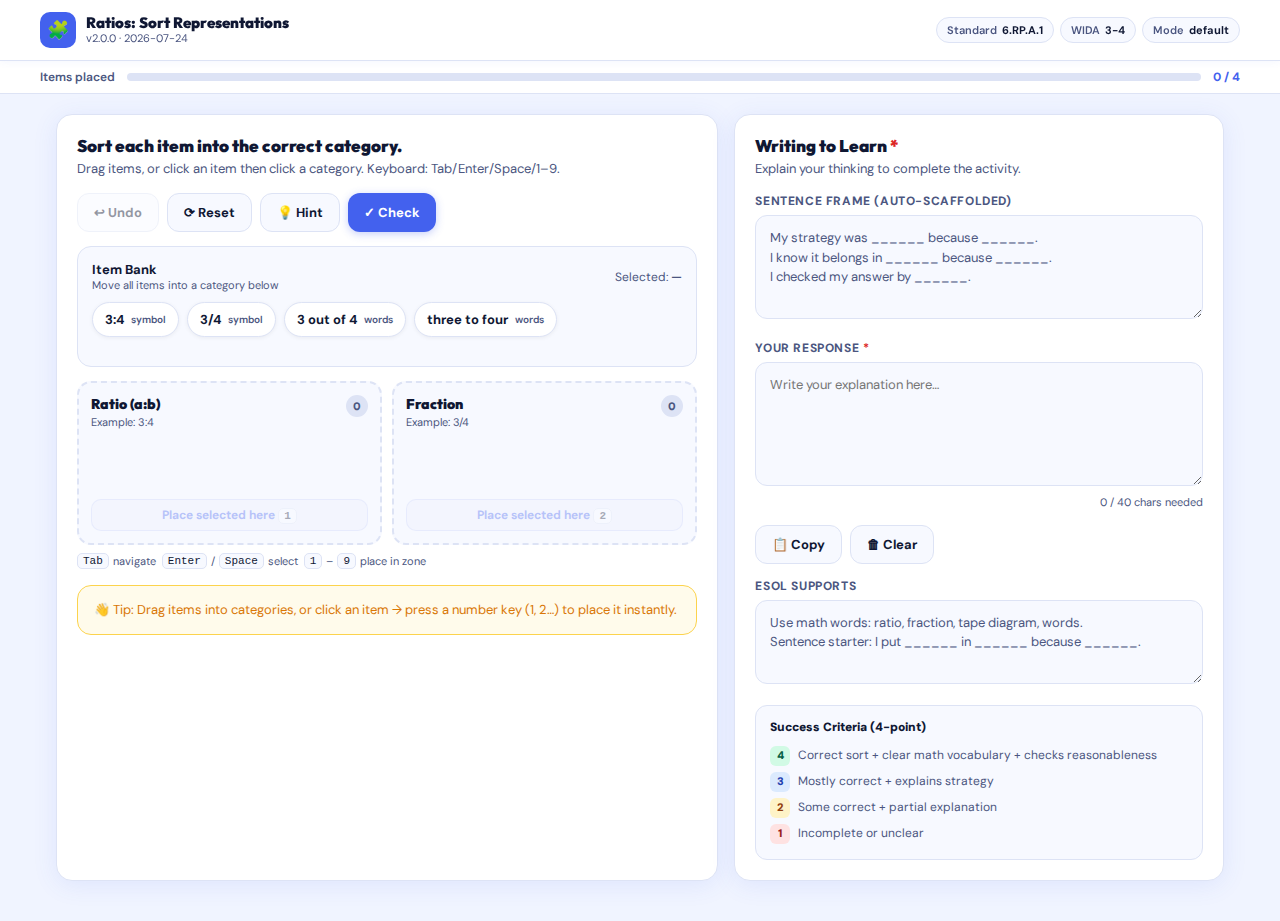
<file: Eduwonderlab/data/index.html>
<!DOCTYPE html>
<html lang="en">
<head>
<meta charset="utf-8" />
<meta name="viewport" content="width=device-width, initial-scale=1" />
<title>Drag-Sort Engine</title>
<link rel="preconnect" href="https://fonts.googleapis.com">
<link href="https://fonts.googleapis.com/css2?family=Outfit:wght@400;600;700;900&family=DM+Sans:wght@400;500;600&display=swap" rel="stylesheet">
<style>
  :root {
    --bg: #f0f4ff;
    --surface: #ffffff;
    --surface2: #f7f9ff;
    --border: #dde3f5;
    --text: #0f1733;
    --text2: #4b5680;
    --accent: #4361ee;
    --accent-light: #eef0fd;
    --accent2: #1a1a2e;
    --good: #059669;
    --good-bg: #ecfdf5;
    --good-border: #a7f3d0;
    --warn: #d97706;
    --warn-bg: #fffbeb;
    --warn-border: #fcd34d;
    --bad: #dc2626;
    --bad-bg: #fef2f2;
    --bad-border: #fca5a5;
    --zone-idle: #f7f9ff;
    --zone-over: #eef0fd;
    --radius: 16px;
    --shadow: 0 2px 12px rgba(67,97,238,.08);
    --shadow-card: 0 4px 24px rgba(67,97,238,.10);
  }

  *, *::before, *::after { box-sizing: border-box; }

  body {
    margin: 0;
    font-family: 'DM Sans', system-ui, sans-serif;
    background: var(--bg);
    color: var(--text);
    min-height: 100vh;
  }

  /* ── HEADER ─────────────────────────────── */
  header {
    background: var(--surface);
    border-bottom: 1px solid var(--border);
    padding: 0 20px;
    position: sticky;
    top: 0;
    z-index: 20;
    box-shadow: 0 1px 8px rgba(67,97,238,.06);
  }
  .header-inner {
    max-width: 1200px;
    margin: 0 auto;
    display: flex;
    align-items: center;
    justify-content: space-between;
    gap: 12px;
    height: 60px;
    flex-wrap: wrap;
    padding: 8px 0;
  }
  .logo {
    display: flex;
    align-items: center;
    gap: 10px;
  }
  .logo-icon {
    width: 36px; height: 36px;
    background: var(--accent);
    border-radius: 10px;
    display: flex; align-items: center; justify-content: center;
    font-size: 18px;
    flex-shrink: 0;
  }
  .logo-text { font-family: 'Outfit', sans-serif; font-weight: 900; font-size: 15px; line-height: 1.1; }
  .logo-sub { font-size: 11px; color: var(--text2); font-weight: 400; }

  .header-pills { display: flex; gap: 6px; flex-wrap: wrap; }
  .pill {
    display: inline-flex; align-items: center; gap: 5px;
    padding: 5px 10px; border-radius: 999px;
    background: var(--surface2); border: 1px solid var(--border);
    font-size: 11px; color: var(--text2); font-weight: 600;
  }
  .pill strong { color: var(--text); font-weight: 700; }

  /* ── PROGRESS BAR ───────────────────────── */
  .progress-wrap {
    background: var(--surface);
    border-bottom: 1px solid var(--border);
    padding: 0 20px;
  }
  .progress-inner {
    max-width: 1200px;
    margin: 0 auto;
    display: flex;
    align-items: center;
    gap: 12px;
    padding: 8px 0;
  }
  .progress-label { font-size: 12px; color: var(--text2); font-weight: 600; white-space: nowrap; }
  .progress-bar-track {
    flex: 1;
    height: 8px;
    background: var(--border);
    border-radius: 999px;
    overflow: hidden;
  }
  .progress-bar-fill {
    height: 100%;
    background: linear-gradient(90deg, var(--accent), #7b93f5);
    border-radius: 999px;
    transition: width .4s cubic-bezier(.4,0,.2,1);
    width: 0%;
  }
  .progress-count { font-size: 12px; font-weight: 700; color: var(--accent); white-space: nowrap; }

  /* ── LAYOUT ──────────────────────────────── */
  .wrap { max-width: 1200px; margin: 0 auto; padding: 20px 16px 40px; }
  .grid { display: grid; grid-template-columns: 1.15fr .85fr; gap: 16px; }
  @media (max-width: 980px) { .grid { grid-template-columns: 1fr; } }

  /* ── CARD ────────────────────────────────── */
  .card {
    background: var(--surface);
    border: 1px solid var(--border);
    border-radius: var(--radius);
    padding: 20px;
    box-shadow: var(--shadow-card);
  }
  .card-title {
    font-family: 'Outfit', sans-serif;
    font-weight: 900;
    font-size: 17px;
    margin: 0 0 4px 0;
  }
  .card-sub { font-size: 13px; color: var(--text2); margin: 0 0 16px 0; }

  /* ── BUTTONS ─────────────────────────────── */
  .btnrow { display: flex; flex-wrap: wrap; gap: 8px; margin: 14px 0; }
  button {
    cursor: pointer; border: none; border-radius: 12px;
    padding: 10px 16px; font-weight: 700; font-size: 13px;
    font-family: 'DM Sans', sans-serif;
    transition: all .15s ease;
    display: inline-flex; align-items: center; gap: 6px;
  }
  button:active { transform: scale(.97); }
  button:focus-visible { outline: 3px solid rgba(67,97,238,.35); outline-offset: 2px; }

  .btn-primary { background: var(--accent); color: #fff; box-shadow: 0 2px 8px rgba(67,97,238,.3); }
  .btn-primary:hover { background: #3350d8; }
  .btn-dark { background: var(--accent2); color: #fff; }
  .btn-dark:hover { background: #2a2a45; }
  .btn-ghost { background: var(--surface2); color: var(--text); border: 1px solid var(--border); }
  .btn-ghost:hover { background: var(--accent-light); border-color: var(--accent); color: var(--accent); }
  button:disabled { opacity: .45; cursor: not-allowed; transform: none !important; }

  /* ── BANK ────────────────────────────────── */
  .bank-wrap {
    border: 1px solid var(--border);
    border-radius: 14px;
    padding: 14px;
    background: var(--surface2);
  }
  .bank-header {
    display: flex; justify-content: space-between; align-items: center;
    margin-bottom: 10px;
  }
  .bank-title { font-weight: 700; font-size: 13px; }
  .bank-hint { font-size: 11px; color: var(--text2); }
  .drop-area {
    display: flex; flex-wrap: wrap; gap: 8px;
    min-height: 50px;
    align-content: flex-start;
  }
  .drop-empty {
    width: 100%; text-align: center;
    font-size: 12px; color: var(--text2);
    padding: 10px 0;
    font-style: italic;
  }

  /* ── ZONES ───────────────────────────────── */
  .zones { display: grid; grid-template-columns: repeat(2,1fr); gap: 10px; margin-top: 14px; }
  @media (max-width: 640px) { .zones { grid-template-columns: 1fr; } }

  .zone {
    border: 2px dashed var(--border);
    border-radius: 14px;
    background: var(--zone-idle);
    padding: 12px;
    min-height: 130px;
    display: flex; flex-direction: column; gap: 10px;
    transition: border-color .15s, background .15s, box-shadow .15s;
    position: relative;
  }
  .zone.drag-over {
    border-color: var(--accent);
    background: var(--zone-over);
    box-shadow: 0 0 0 4px rgba(67,97,238,.1);
  }
  .zone-header { display: flex; justify-content: space-between; align-items: flex-start; gap: 8px; }
  .zone-info { flex: 1; }
  .zone-label { font-family: 'Outfit', sans-serif; font-weight: 900; font-size: 14px; }
  .zone-hint { font-size: 11px; color: var(--text2); margin-top: 2px; }
  .zone-badge {
    min-width: 22px; height: 22px;
    background: var(--accent); color: #fff;
    border-radius: 999px; font-size: 11px; font-weight: 900;
    display: flex; align-items: center; justify-content: center;
    padding: 0 6px;
    transition: transform .2s, background .2s;
  }
  .zone-badge.zero { background: var(--border); color: var(--text2); }
  .place-btn {
    display: block; width: 100%;
    background: var(--accent-light); color: var(--accent);
    border: 1px solid rgba(67,97,238,.2); border-radius: 10px;
    padding: 7px 10px; font-size: 12px; font-weight: 700;
    text-align: center;
    transition: all .15s;
    margin-top: auto;
  }
  .place-btn:hover { background: var(--accent); color: #fff; }
  .place-btn:disabled { opacity: .35; }

  /* ── CHIPS ───────────────────────────────── */
  .chip {
    display: inline-flex; align-items: center; gap: 7px;
    padding: 8px 12px;
    border-radius: 999px;
    border: 1.5px solid var(--border);
    background: #fff;
    font-size: 13px; font-weight: 700;
    user-select: none;
    cursor: grab;
    transition: transform .15s, box-shadow .15s, border-color .15s, background .15s, opacity .15s;
    box-shadow: 0 1px 4px rgba(0,0,0,.06);
    animation: chipIn .2s cubic-bezier(.4,0,.2,1);
  }
  @keyframes chipIn {
    from { opacity: 0; transform: scale(.85) translateY(4px); }
    to   { opacity: 1; transform: scale(1) translateY(0); }
  }
  .chip[draggable="true"]:hover { transform: translateY(-2px); box-shadow: 0 4px 12px rgba(67,97,238,.15); border-color: var(--accent); }
  .chip.dragging { opacity: .4; transform: scale(.95); cursor: grabbing; }
  .chip.selected { box-shadow: 0 0 0 3px rgba(67,97,238,.3); border-color: var(--accent); background: var(--accent-light); }
  .chip.good { border-color: var(--good); background: var(--good-bg); }
  .chip.bad  { border-color: var(--bad);  background: var(--bad-bg);  animation: shake .35s ease; }
  @keyframes shake {
    0%,100%{ transform: translateX(0); }
    20%{ transform: translateX(-5px); }
    40%{ transform: translateX(5px); }
    60%{ transform: translateX(-4px); }
    80%{ transform: translateX(4px); }
  }
  .chip-tag { font-size: 10px; color: var(--text2); font-weight: 600; }
  .chip-icon { font-size: 14px; }

  /* ── FEEDBACK BOXES ───────────────────────── */
  .msg-box {
    display: none; white-space: pre-wrap;
    border-radius: 14px; padding: 14px 16px;
    margin-top: 14px; font-size: 13px;
    animation: fadeSlideIn .2s ease;
    line-height: 1.5;
  }
  @keyframes fadeSlideIn {
    from { opacity: 0; transform: translateY(6px); }
    to   { opacity: 1; transform: translateY(0); }
  }
  .msg-error   { border: 1px solid var(--bad-border);  background: var(--bad-bg);  color: var(--bad);  }
  .msg-warn    { border: 1px solid var(--warn-border); background: var(--warn-bg); color: var(--warn); }
  .msg-success { border: 1px solid var(--good-border); background: var(--good-bg); color: var(--good); }

  /* ── WRITING PANEL ────────────────────────── */
  .writing-section { margin-bottom: 16px; }
  .section-label {
    font-size: 12px; font-weight: 700; color: var(--text2);
    text-transform: uppercase; letter-spacing: .05em;
    margin: 0 0 6px 0;
  }
  .req { color: var(--bad); }
  textarea {
    width: 100%;
    resize: vertical;
    padding: 12px 14px;
    border-radius: 12px;
    border: 1.5px solid var(--border);
    font-size: 13px;
    font-family: 'DM Sans', sans-serif;
    background: var(--surface2);
    color: var(--text);
    transition: border-color .15s, box-shadow .15s;
    line-height: 1.5;
  }
  textarea:focus { outline: none; border-color: var(--accent); box-shadow: 0 0 0 3px rgba(67,97,238,.12); background: #fff; }
  textarea[readonly] { background: var(--surface2); color: var(--text2); cursor: default; }

  .char-counter {
    text-align: right; font-size: 11px;
    color: var(--text2); margin-top: 4px;
    transition: color .2s;
  }
  .char-counter.ok { color: var(--good); font-weight: 700; }
  .char-counter.warn { color: var(--warn); }

  .rubric {
    background: var(--surface2); border-radius: 12px;
    border: 1px solid var(--border);
    padding: 12px 14px; font-size: 12px;
    color: var(--text2); line-height: 1.6;
    margin-top: 10px;
  }
  .rubric-title { font-weight: 900; color: var(--text); font-size: 12px; margin-bottom: 6px; }
  .rubric-row { display: flex; gap: 8px; padding: 3px 0; }
  .rubric-score {
    width: 20px; height: 20px; border-radius: 6px;
    display: flex; align-items: center; justify-content: center;
    font-weight: 900; font-size: 11px; flex-shrink: 0;
  }
  .r4 { background: #d1fae5; color: #065f46; }
  .r3 { background: #dbeafe; color: #1e40af; }
  .r2 { background: #fef3c7; color: #92400e; }
  .r1 { background: #fee2e2; color: #991b1b; }

  /* ── CONFETTI CANVAS ────────────────────── */
  #confetti-canvas {
    position: fixed; inset: 0; pointer-events: none; z-index: 100;
  }

  /* ── KEYBOARD LEGEND ────────────────────── */
  .kbd-legend {
    display: flex; flex-wrap: wrap; gap: 6px;
    padding: 8px 0 2px 0;
  }
  .kbd-item { font-size: 11px; color: var(--text2); display: flex; align-items: center; gap: 4px; }
  kbd {
    background: var(--surface2); border: 1px solid var(--border);
    border-radius: 5px; padding: 1px 5px; font-size: 11px;
    font-family: monospace; color: var(--text);
  }

  /* ── SCROLLBAR ──────────────────────────── */
  ::-webkit-scrollbar { width: 6px; height: 6px; }
  ::-webkit-scrollbar-track { background: transparent; }
  ::-webkit-scrollbar-thumb { background: var(--border); border-radius: 3px; }
</style>
</head>
<body>

<canvas id="confetti-canvas"></canvas>

<!-- HEADER -->
<header>
  <div class="header-inner">
    <div class="logo">
      <div class="logo-icon">🧩</div>
      <div>
        <div class="logo-text" id="uiTitle">Drag-Sort Engine</div>
        <div class="logo-sub" id="uiMeta">Loading…</div>
      </div>
    </div>
    <div class="header-pills">
      <span class="pill">Standard <strong id="uiStandard">—</strong></span>
      <span class="pill">WIDA <strong id="uiWida">—</strong></span>
      <span class="pill">Mode <strong id="uiMode">—</strong></span>
    </div>
  </div>
</header>

<!-- PROGRESS -->
<div class="progress-wrap">
  <div class="progress-inner">
    <span class="progress-label">Items placed</span>
    <div class="progress-bar-track"><div class="progress-bar-fill" id="progressFill"></div></div>
    <span class="progress-count" id="progressCount">0 / 0</span>
  </div>
</div>

<!-- MAIN -->
<div class="wrap">
  <div class="grid">

    <!-- LEFT: GAME -->
    <section class="card" aria-label="Sorting game">
      <p class="card-title" id="uiPrompt">Sort the items into the correct categories.</p>
      <p class="card-sub" id="uiDirections">Drag items, or click an item then click a zone.</p>

      <div class="btnrow">
        <button class="btn-ghost" id="btnUndo" type="button" disabled>↩ Undo</button>
        <button class="btn-ghost" id="btnReset" type="button">⟳ Reset</button>
        <button class="btn-ghost" id="btnHint" type="button">💡 Hint</button>
        <button class="btn-primary" id="btnCheck" type="button">✓ Check</button>
      </div>

      <!-- BANK -->
      <div class="bank-wrap" id="bankWrap" aria-label="Item bank">
        <div class="bank-header">
          <div>
            <div class="bank-title">Item Bank</div>
            <div class="bank-hint">Move all items into a category below</div>
          </div>
          <div style="font-size:12px;color:var(--text2)">Selected: <strong id="uiSelected">—</strong></div>
        </div>
        <div class="drop-area" id="bank"></div>
      </div>

      <!-- ZONES -->
      <div class="zones" id="zones"></div>

      <!-- KEYBOARD LEGEND -->
      <div class="kbd-legend">
        <span class="kbd-item"><kbd>Tab</kbd> navigate</span>
        <span class="kbd-item"><kbd>Enter</kbd>/<kbd>Space</kbd> select</span>
        <span class="kbd-item"><kbd>1</kbd>–<kbd>9</kbd> place in zone</span>
      </div>

      <!-- MESSAGES -->
      <div class="msg-box msg-error"   id="errBox"></div>
      <div class="msg-box msg-warn"    id="warnBox"></div>
      <div class="msg-box msg-success" id="okBox"></div>
    </section>

    <!-- RIGHT: WRITING -->
    <aside class="card" aria-label="Writing panel">
      <p class="card-title">Writing to Learn <span class="req">*</span></p>
      <p class="card-sub">Explain your thinking to complete the activity.</p>

      <div class="writing-section">
        <div class="section-label">Sentence Frame (auto-scaffolded)</div>
        <textarea id="twrPrompt" rows="4" readonly></textarea>
      </div>

      <div class="writing-section">
        <div class="section-label">Your Response <span class="req">*</span></div>
        <textarea id="twrResponse" rows="5" placeholder="Write your explanation here…" aria-label="Your writing response"></textarea>
        <div class="char-counter" id="charCounter">0 / — chars</div>
      </div>

      <div class="btnrow">
        <button class="btn-ghost" id="btnCopy" type="button">📋 Copy</button>
        <button class="btn-ghost" id="btnClear" type="button">🗑 Clear</button>
      </div>

      <div class="writing-section">
        <div class="section-label">ESOL Supports</div>
        <textarea id="esolSupports" rows="3" readonly></textarea>
      </div>

      <div class="rubric">
        <div class="rubric-title">Success Criteria (4-point)</div>
        <div class="rubric-row"><span class="rubric-score r4">4</span> Correct sort + clear math vocabulary + checks reasonableness</div>
        <div class="rubric-row"><span class="rubric-score r3">3</span> Mostly correct + explains strategy</div>
        <div class="rubric-row"><span class="rubric-score r2">2</span> Some correct + partial explanation</div>
        <div class="rubric-row"><span class="rubric-score r1">1</span> Incomplete or unclear</div>
      </div>
    </aside>

  </div>
</div>

<script>
(function(){
  "use strict";

  const $ = (id) => document.getElementById(id);
  const nowIso = () => new Date().toISOString();

  // ── Utilities ──────────────────────────────────────────
  function safeJsonParse(s){ try{ return JSON.parse(s); }catch(_){ return null; } }

  function base64UrlDecodeToString(b64url){
    const b64 = (b64url||"").replace(/-/g,"+").replace(/_/g,"/")+"===".slice((b64url.length+3)%4);
    try{
      const arr=Uint8Array.from(atob(b64),c=>c.charCodeAt(0));
      return new TextDecoder("utf-8").decode(arr);
    }catch(_){ return null; }
  }

  function mulberry32(seed){
    let a=seed>>>0;
    return function(){
      a|=0;a=a+0x6D2B79F5|0;
      let t=Math.imul(a^a>>>15,1|a);
      t=t+Math.imul(t^t>>>7,61|t)^t;
      return((t^t>>>14)>>>0)/4294967296;
    };
  }
  function hashToSeed(str){
    let h=2166136261;
    for(let i=0;i<str.length;i++){h^=str.charCodeAt(i);h=Math.imul(h,16777619);}
    return h>>>0;
  }
  function shuffleDeterministic(arr,seedStr){
    const out=arr.slice();
    const rnd=mulberry32(hashToSeed(seedStr));
    for(let i=out.length-1;i>0;i--){
      const j=Math.floor(rnd()*(i+1));
      [out[i],out[j]]=[out[j],out[i]];
    }
    return out;
  }
  function escapeHtml(s){
    return String(s||"")
      .replaceAll("&","&amp;").replaceAll("<","&lt;")
      .replaceAll(">","&gt;").replaceAll('"',"&quot;").replaceAll("'","&#039;");
  }
  function setBox(id, show, text){
    const el=$(id);
    el.style.display=show?"block":"none";
    el.textContent=text||"";
  }

  // ── Default Config ─────────────────────────────────────
  const DEFAULT_CFG = {
    version:"2.0.0", engine:"dragSort",
    standard:"6.RP.A.1", title:"Ratios: Sort Representations",
    prompt:"Sort each item into the correct category.",
    directions:"Drag items, or click an item then click a category. Keyboard: Tab/Enter/Space/1–9.",
    widaLevel:"3-4",
    twr:{ prompt:"" },
    esolSupports:["Use math words: ratio, fraction, tape diagram, words.","Sentence starter: I put ______ in ______ because ______."],
    zones:[
      {id:"ratio",label:"Ratio (a:b)",hint:"Example: 3:4"},
      {id:"fraction",label:"Fraction",hint:"Example: 3/4"}
    ],
    items:[
      {id:"i1",text:"3:4",correctZone:"ratio",tag:"symbol"},
      {id:"i2",text:"three to four",correctZone:"ratio",tag:"words"},
      {id:"i3",text:"3/4",correctZone:"fraction",tag:"symbol"},
      {id:"i4",text:"3 out of 4",correctZone:"fraction",tag:"words"}
    ],
    feedback:{
      misconceptionRules:[{whenWrongZone:"fraction",forZone:"ratio",message:"Watch out: 3:4 is a ratio (a:b), not a fraction (a/b)."}],
      hint:"Look at the symbols: ':' usually means ratio, '/' usually means fraction."
    },
    mastery:{ requireWritingToFinish:true, minWritingChars:40 },
    behavior:{ seed:"", allowCheckColors:true, maxHints:3 }
  };

  function validateCfg(cfg){
    const errors=[];
    if(!cfg||typeof cfg!=="object") return{ok:false,errors:["Config is not an object."]};
    if(typeof cfg.engine!=="string"||cfg.engine!=="dragSort") errors.push("engine must be 'dragSort'");
    ["standard","title","prompt"].forEach(k=>{ if(typeof cfg[k]!=="string"||!cfg[k].trim()) errors.push(`Missing: ${k}`); });
    if(!Array.isArray(cfg.zones)||cfg.zones.length===0) errors.push("Missing zones array");
    if(!Array.isArray(cfg.items)||cfg.items.length===0) errors.push("Missing items array");

    const zoneIds=new Set();
    (cfg.zones||[]).forEach((z,i)=>{
      if(!z?.id) errors.push(`zones[${i}].id missing`);
      if(zoneIds.has(z?.id)) errors.push(`Duplicate zone id: ${z.id}`);
      zoneIds.add(z?.id);
      if(!z?.label) errors.push(`zones[${i}].label missing`);
    });
    const itemIds=new Set();
    (cfg.items||[]).forEach((it,i)=>{
      if(!it?.id) errors.push(`items[${i}].id missing`);
      if(itemIds.has(it?.id)) errors.push(`Duplicate item id: ${it?.id}`);
      itemIds.add(it?.id);
      if(typeof it?.text!=="string") errors.push(`items[${i}].text missing`);
      if(!it?.correctZone) errors.push(`items[${i}].correctZone missing`);
      if(it?.correctZone&&zoneIds.size&&!zoneIds.has(it.correctZone)) errors.push(`items[${i}] correctZone not in zones`);
    });
    return{ok:errors.length===0,errors};
  }

  // ── State ─────────────────────────────────────────────
  let CFG=null;
  let placements=new Map();
  let selectedItemId=null;
  let history=[];
  let hintCount=0;
  let lastCheck=null;
  let draggedItemId=null;

  // ── Config Loading ────────────────────────────────────
  async function loadCfg(){
    const url=new URL(window.location.href);
    const cfgB64=url.searchParams.get("cfg");
    const cfgUrl=url.searchParams.get("configUrl");
    if(cfgB64){
      const str=base64UrlDecodeToString(cfgB64);
      const obj=str?safeJsonParse(str):null;
      if(obj) return obj;
      throw new Error("Invalid cfg parameter.");
    }
    if(cfgUrl){
      const res=await fetch(cfgUrl,{cache:"no-store"});
      if(!res.ok) throw new Error(`configUrl fetch failed (${res.status})`);
      return res.json();
    }
    return DEFAULT_CFG;
  }

  // ── Render: Header ─────────────────────────────────────
  function renderHeader(){
    $("uiTitle").textContent=CFG.title||"Drag-Sort Engine";
    $("uiMeta").textContent=`v${CFG.version||"—"} · ${nowIso().slice(0,10)}`;
    $("uiStandard").textContent=CFG.standard||"—";
    $("uiWida").textContent=CFG.widaLevel||"—";
    $("uiMode").textContent=(CFG.behavior?.seed)?"seeded":"default";
    $("uiPrompt").textContent=CFG.prompt||"Sort the items.";
    $("uiDirections").textContent=CFG.directions||"";
  }

  // ── Render: Progress ───────────────────────────────────
  function renderProgress(){
    const total=CFG.items.length;
    const placed=CFG.items.filter(it=>(placements.get(it.id)||"bank")!=="bank").length;
    const pct=total>0?(placed/total*100):0;
    $("progressFill").style.width=pct+"%";
    $("progressCount").textContent=`${placed} / ${total}`;
  }

  // ── Render: Chip ───────────────────────────────────────
  function makeChip(item){
    const el=document.createElement("div");
    el.className="chip";
    el.id=`chip_${item.id}`;
    el.setAttribute("role","button");
    el.setAttribute("tabindex","0");
    el.setAttribute("aria-label",`Item: ${item.text}`);
    el.draggable=true;

    let inner=`<span>${escapeHtml(item.text)}</span>`;
    if(item.tag) inner+=`<span class="chip-tag">${escapeHtml(item.tag)}</span>`;
    el.innerHTML=inner;

    // Drag events
    el.addEventListener("dragstart",(e)=>{
      draggedItemId=item.id;
      el.classList.add("dragging");
      e.dataTransfer.setData("text/plain",item.id);
      e.dataTransfer.effectAllowed="move";
    });
    el.addEventListener("dragend",()=>{
      el.classList.remove("dragging");
      draggedItemId=null;
    });

    // Touch events for mobile
    let touchStartX, touchStartY, touchClone;
    el.addEventListener("touchstart",(e)=>{
      draggedItemId=item.id;
      setSelected(item.id);
      const t=e.touches[0];
      touchStartX=t.clientX; touchStartY=t.clientY;
      // create ghost
      touchClone=el.cloneNode(true);
      touchClone.style.cssText="position:fixed;z-index:999;opacity:.75;pointer-events:none;transform:scale(1.05);";
      touchClone.style.left=(t.clientX-el.offsetWidth/2)+"px";
      touchClone.style.top=(t.clientY-el.offsetHeight/2)+"px";
      document.body.appendChild(touchClone);
    },{passive:true});
    el.addEventListener("touchmove",(e)=>{
      e.preventDefault();
      const t=e.touches[0];
      if(touchClone){
        touchClone.style.left=(t.clientX-el.offsetWidth/2)+"px";
        touchClone.style.top=(t.clientY-el.offsetHeight/2)+"px";
      }
      // highlight zones
      document.querySelectorAll(".zone").forEach(z=>{
        const r=z.getBoundingClientRect();
        const over=t.clientX>=r.left&&t.clientX<=r.right&&t.clientY>=r.top&&t.clientY<=r.bottom;
        z.classList.toggle("drag-over",over);
      });
    },{passive:false});
    el.addEventListener("touchend",(e)=>{
      if(touchClone){ document.body.removeChild(touchClone); touchClone=null; }
      document.querySelectorAll(".zone").forEach(z=>z.classList.remove("drag-over"));
      const t=e.changedTouches[0];
      // find target zone
      const target=document.elementFromPoint(t.clientX,t.clientY);
      const zoneEl=target?.closest(".zone");
      if(zoneEl){
        const zoneId=zoneEl.id.replace("zone_","");
        if(zoneId) moveItem(item.id,zoneId);
      }
      draggedItemId=null;
    },{passive:true});

    // Click select
    el.addEventListener("click",()=>setSelected(item.id));
    el.addEventListener("keydown",(e)=>{
      if(e.key==="Enter"||e.key===" "){ e.preventDefault(); setSelected(item.id); }
      // number keys place into zones
      const n=parseInt(e.key);
      if(n>=1&&n<=CFG.zones.length){
        e.preventDefault();
        moveItem(item.id, CFG.zones[n-1].id);
      }
    });

    return el;
  }

  // ── Render: Zones ──────────────────────────────────────
  function renderZones(){
    const zonesEl=$("zones");
    zonesEl.innerHTML="";
    CFG.zones.forEach((z,idx)=>{
      const zone=document.createElement("div");
      zone.className="zone";
      zone.id=`zone_${z.id}`;
      zone.setAttribute("role","region");
      zone.setAttribute("aria-label",`Category ${z.label}`);
      zone.setAttribute("tabindex","0");

      zone.innerHTML=`
        <div class="zone-header">
          <div class="zone-info">
            <div class="zone-label">${escapeHtml(z.label)}</div>
            <div class="zone-hint">${escapeHtml(z.hint||"")}</div>
          </div>
          <span class="zone-badge zero" id="badge_${z.id}">0</span>
        </div>
        <div class="drop-area" id="drop_${z.id}"></div>
        <button class="place-btn" type="button" data-zone="${z.id}" aria-label="Place selected item into ${z.label}">
          Place selected here ${idx<9?`<kbd>${idx+1}</kbd>`:""}
        </button>
      `;

      // Drag over / drop
      zone.addEventListener("dragover",(e)=>{
        e.preventDefault();
        zone.classList.add("drag-over");
      });
      zone.addEventListener("dragleave",(e)=>{
        if(!zone.contains(e.relatedTarget)) zone.classList.remove("drag-over");
      });
      zone.addEventListener("drop",(e)=>{
        e.preventDefault();
        zone.classList.remove("drag-over");
        const id=e.dataTransfer.getData("text/plain");
        if(id) moveItem(id,z.id);
      });

      // Click-to-place button
      zone.querySelector("button[data-zone]").addEventListener("click",()=>{
        if(selectedItemId) moveItem(selectedItemId,z.id);
      });

      // Keyboard: pressing Enter on zone places selected item
      zone.addEventListener("keydown",(e)=>{
        if(e.key==="Enter"||e.key===" "){
          e.preventDefault();
          if(selectedItemId) moveItem(selectedItemId,z.id);
        }
      });

      zonesEl.appendChild(zone);
    });

    // Bank drop
    const bankEl=$("bank");
    bankEl.addEventListener("dragover",(e)=>{ e.preventDefault(); $("bankWrap").style.borderColor="var(--accent)"; });
    bankEl.addEventListener("dragleave",()=>{ $("bankWrap").style.borderColor=""; });
    bankEl.addEventListener("drop",(e)=>{
      e.preventDefault();
      $("bankWrap").style.borderColor="";
      const id=e.dataTransfer.getData("text/plain");
      if(id) moveItem(id,"bank");
    });
  }

  // ── Render: All ────────────────────────────────────────
  function renderAll(){
    setBox("errBox",false,""); setBox("warnBox",false,""); setBox("okBox",false,"");

    $("bank").innerHTML="";
    CFG.zones.forEach(z=>{ const a=document.getElementById(`drop_${z.id}`); if(a) a.innerHTML=""; });

    // Compute zone counts for badges
    const zoneCounts={};
    CFG.zones.forEach(z=>{ zoneCounts[z.id]=0; });

    CFG.items.forEach(it=>{
      const chip=makeChip(it);
      const loc=placements.get(it.id)||"bank";
      if(loc==="bank"){
        $("bank").appendChild(chip);
      }else{
        const area=document.getElementById(`drop_${loc}`);
        if(area){ area.appendChild(chip); zoneCounts[loc]=(zoneCounts[loc]||0)+1; }
        else $("bank").appendChild(chip);
      }
    });

    // Empty state for bank
    if($("bank").children.length===0){
      const e=document.createElement("div");
      e.className="drop-empty";
      e.textContent="All items placed! 🎉";
      $("bank").appendChild(e);
    }

    // Update badges
    CFG.zones.forEach(z=>{
      const badge=document.getElementById(`badge_${z.id}`);
      if(badge){
        const cnt=zoneCounts[z.id]||0;
        badge.textContent=cnt;
        badge.className=`zone-badge${cnt===0?" zero":""}`;
        if(cnt>0){
          badge.style.transform="scale(1.25)";
          setTimeout(()=>{ badge.style.transform=""; },200);
        }
      }
    });

    // Update place-btn states
    document.querySelectorAll("button[data-zone]").forEach(btn=>{
      btn.disabled=!selectedItemId;
    });

    $("btnUndo").disabled=history.length===0;
    $("uiSelected").textContent=selectedItemId||"—";

    // Check colors
    if(lastCheck && CFG.behavior?.allowCheckColors) applyCheckColors();

    renderProgress();
    renderWritingPanel();
    updateCharCounter();
  }

  // ── Selection ──────────────────────────────────────────
  function setSelected(itemId){
    selectedItemId=itemId;
    CFG.items.forEach(it=>{
      const el=document.getElementById(`chip_${it.id}`);
      if(!el) return;
      el.classList.toggle("selected", it.id===selectedItemId);
    });
    $("uiSelected").textContent=selectedItemId||"—";
    document.querySelectorAll("button[data-zone]").forEach(btn=>{ btn.disabled=!selectedItemId; });
  }

  // ── Move ───────────────────────────────────────────────
  function moveItem(itemId,toZone){
    if(!itemId) return;
    const from=placements.get(itemId)||"bank";
    const to=toZone||"bank";
    if(from===to) return;
    placements.set(itemId,to);
    history.push({itemId,from,to,ts:nowIso()});
    lastCheck=null;
    if(selectedItemId===itemId) setSelected(null);
    renderAll();
  }

  function undo(){
    const step=history.pop();
    if(!step) return;
    placements.set(step.itemId,step.from);
    lastCheck=null;
    renderAll();
  }

  function reset(){
    placements=new Map();
    history=[]; hintCount=0; lastCheck=null; selectedItemId=null;
    renderAll();
  }

  // ── Check ──────────────────────────────────────────────
  function check(){
    setBox("errBox",false,""); setBox("warnBox",false,""); setBox("okBox",false,"");
    const total=CFG.items.length;
    const wrong=[]; let correctCount=0, inBank=0;

    for(const it of CFG.items){
      const placed=placements.get(it.id)||"bank";
      if(placed==="bank"){ inBank++; continue; }
      if(placed===it.correctZone) correctCount++;
      else wrong.push({id:it.id,placed,correct:it.correctZone});
    }
    lastCheck={correctCount,total,wrongItems:wrong,inBank};

    if(inBank>0){
      setBox("warnBox",true,`Keep going — ${inBank} item${inBank>1?"s":""} still in the bank.`);
      renderAll(); return;
    }
    if(wrong.length===0){
      const gate=writingGateStatus();
      if(!gate.ok){
        setBox("warnBox",true,`Sorting is correct ✅\n\nBefore finishing: ${gate.message}`);
      }else{
        setBox("okBox",true,"🎉 Perfect!\nYou sorted correctly AND explained your thinking.\n\nYou may move on to the next activity.");
        launchConfetti();
      }
    }else{
      const msg=buildMisconceptionMessage(wrong);
      setBox("errBox",true,`Not yet.\nCorrect: ${correctCount}/${total}${msg?"\n\n💡 "+msg:""}\n\nTry again!`);
    }
    renderAll();
  }

  function buildMisconceptionMessage(wrong){
    if(!CFG.feedback?.misconceptionRules) return "";
    for(const w of wrong){
      for(const rule of CFG.feedback.misconceptionRules){
        if(rule?.whenWrongZone===w.placed&&rule?.forZone===w.correct) return rule.message||"";
      }
    }
    return "";
  }

  function applyCheckColors(){
    for(const it of CFG.items){
      const el=document.getElementById(`chip_${it.id}`);
      if(!el) continue;
      el.classList.remove("good","bad");
      const placed=placements.get(it.id)||"bank";
      if(placed==="bank") continue;
      el.classList.add(placed===it.correctZone?"good":"bad");
    }
  }

  // ── Hint ───────────────────────────────────────────────
  function hint(){
    const max=(typeof CFG.behavior?.maxHints==="number")?CFG.behavior.maxHints:3;
    if(hintCount>=max){ setBox("warnBox",true,`Hint limit reached (${max}). Try checking and revising.`); return; }
    hintCount++;
    const h=CFG.feedback?.hint||"Look for symbols, keywords, and examples in the category headers.";
    setBox("warnBox",true,`💡 Hint ${hintCount}/${max}:\n${h}`);
  }

  // ── Writing Panel ──────────────────────────────────────
  function autoTwrPromptByWida(wida){
    const w=String(wida||"").toLowerCase();
    if(w.includes("1")||w.includes("2"))
      return "I put ______ in ______ because ______.\nOne math word I used is ______.\nMy check is: ______.";
    if(w.includes("3")||w.includes("4"))
      return "My strategy was ______ because ______.\nI know it belongs in ______ because ______.\nI checked my answer by ______.";
    return "Explain your strategy using math vocabulary.\nJustify one tricky choice with evidence (example, rule, or pattern).\nExplain how you checked your work.";
  }

  function renderWritingPanel(){
    const twrP=(CFG.twr?.prompt?.trim())||autoTwrPromptByWida(CFG.widaLevel);
    $("twrPrompt").value=twrP;
    $("esolSupports").value=(Array.isArray(CFG.esolSupports)?CFG.esolSupports.join("\n"):"");
  }

  function writingGateStatus(){
    if(!CFG.mastery?.requireWritingToFinish) return{ok:true,message:""};
    const min=typeof CFG.mastery.minWritingChars==="number"?CFG.mastery.minWritingChars:40;
    const txt=$("twrResponse").value||"";
    if(txt.trim().length<min) return{ok:false,message:`write at least ${min} characters explaining your thinking.`};
    return{ok:true,message:""};
  }

  // ── Char Counter ───────────────────────────────────────
  function updateCharCounter(){
    const min=(CFG?.mastery?.minWritingChars)||40;
    const txt=$("twrResponse").value||"";
    const cnt=txt.trim().length;
    const cc=$("charCounter");
    cc.textContent=`${cnt} / ${min} chars needed`;
    cc.className="char-counter"+(cnt>=min?" ok":(cnt>0?" warn":""));
  }

  $("twrResponse").addEventListener("input",()=>{
    updateCharCounter();
    // auto-save to sessionStorage
    try{ sessionStorage.setItem("dse_writing",$("twrResponse").value); }catch(_){}
  });

  $("btnCopy").addEventListener("click",async()=>{
    try{
      await navigator.clipboard.writeText($("twrResponse").value||"");
      setBox("warnBox",true,"📋 Response copied to clipboard.");
    }catch(_){
      setBox("warnBox",true,"Copy failed — select text and copy manually.");
    }
  });

  $("btnClear").addEventListener("click",()=>{ $("twrResponse").value=""; updateCharCounter(); });

  // ── Buttons ────────────────────────────────────────────
  $("btnUndo").addEventListener("click",undo);
  $("btnReset").addEventListener("click",reset);
  $("btnHint").addEventListener("click",hint);
  $("btnCheck").addEventListener("click",check);

  // ── Confetti ───────────────────────────────────────────
  function launchConfetti(){
    const canvas=document.getElementById("confetti-canvas");
    const ctx=canvas.getContext("2d");
    canvas.width=window.innerWidth;
    canvas.height=window.innerHeight;

    const colors=["#4361ee","#7b93f5","#fbbf24","#34d399","#f472b6","#60a5fa"];
    const particles=Array.from({length:120},()=>({
      x:Math.random()*canvas.width,
      y:-10-Math.random()*200,
      r:4+Math.random()*6,
      color:colors[Math.floor(Math.random()*colors.length)],
      vx:(Math.random()-.5)*3,
      vy:3+Math.random()*4,
      angle:Math.random()*360,
      spin:(Math.random()-.5)*8
    }));

    let frame=0, maxFrames=160;
    function draw(){
      ctx.clearRect(0,0,canvas.width,canvas.height);
      particles.forEach(p=>{
        ctx.save();
        ctx.translate(p.x,p.y);
        ctx.rotate(p.angle*Math.PI/180);
        ctx.fillStyle=p.color;
        ctx.globalAlpha=Math.max(0,1-frame/maxFrames);
        ctx.fillRect(-p.r/2,-p.r/2,p.r,p.r*1.5);
        ctx.restore();
        p.x+=p.vx; p.y+=p.vy; p.angle+=p.spin;
        p.vy+=.06;
      });
      frame++;
      if(frame<maxFrames) requestAnimationFrame(draw);
      else ctx.clearRect(0,0,canvas.width,canvas.height);
    }
    draw();
  }

  // ── Boot ───────────────────────────────────────────────
  async function boot(){
    try{
      const cfg=await loadCfg();
      const merged={...DEFAULT_CFG,...cfg};

      const seedBase=(merged.behavior?.seed?.trim())||`${merged.standard}::${merged.title}`;
      merged.items=shuffleDeterministic(merged.items||[],seedBase);

      // deep merge behavior + mastery
      if(cfg.behavior) merged.behavior={...DEFAULT_CFG.behavior,...cfg.behavior};
      if(cfg.mastery)  merged.mastery={...DEFAULT_CFG.mastery,...cfg.mastery};

      const v=validateCfg(merged);
      if(!v.ok) throw new Error("Config validation failed:\n• "+v.errors.join("\n• "));

      CFG=merged;
      placements=new Map();
      history=[]; hintCount=0; lastCheck=null; selectedItemId=null;

      // restore saved writing
      try{
        const saved=sessionStorage.getItem("dse_writing");
        if(saved) $("twrResponse").value=saved;
      }catch(_){}

      renderHeader();
      renderZones();
      renderAll();

      setBox("warnBox",true,"👋 Tip: Drag items into categories, or click an item → press a number key (1, 2…) to place it instantly.");
    }catch(err){
      $("uiMeta").textContent="Config error";
      setBox("errBox",true,String(err?.message||err));
    }
  }

  boot();
})();
</script>
</body>
</html>
</file>
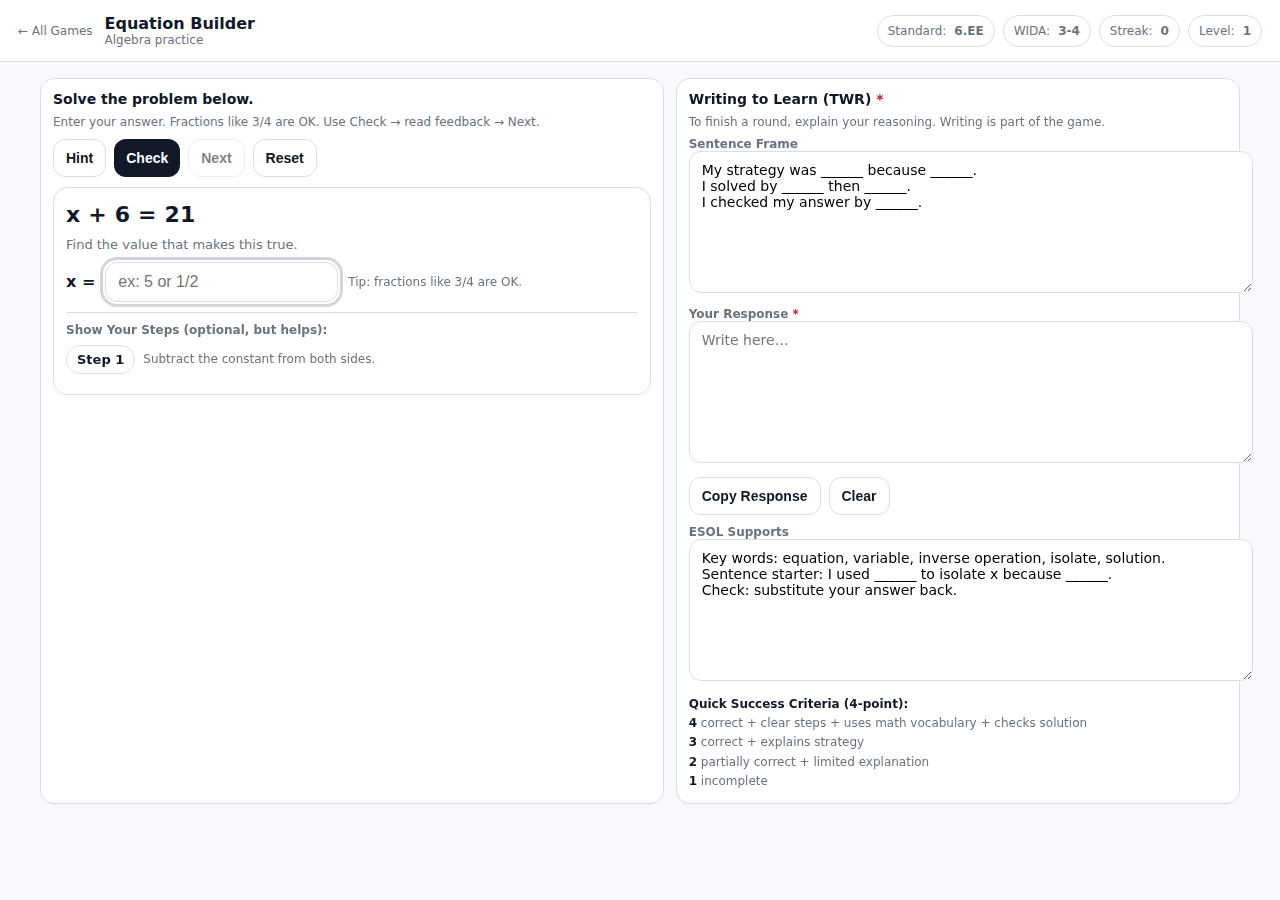
<file: Eduwonderlab/equation-builder.html>
<!DOCTYPE html>
<html lang="en">
<head>
<meta charset="utf-8"/>
<meta name="viewport" content="width=device-width, initial-scale=1"/>
<title>Equation Builder Engine</title>
<style>
  :root{
    --bg:#f7f9fc; --card:#fff; --text:#111827; --muted:#6b7280;
    --border:#d9dfe8; --accent:#2563eb; --accent2:#111827;
    --good:#065f46; --warn:#92400e; --bad:#b91c1c;
  }
  body{margin:0;font-family:system-ui,-apple-system,Segoe UI,Roboto,Arial,sans-serif;background:var(--bg);color:var(--text);}
  header{padding:14px 18px;border-bottom:1px solid var(--border);background:#fff;position:sticky;top:0;z-index:5}
  header .row{display:flex;gap:10px;align-items:center;flex-wrap:wrap;justify-content:space-between}
  .title{font-weight:900;font-size:16px}
  .meta{font-size:12px;color:var(--muted)}
  .pill{display:inline-flex;align-items:center;gap:8px;padding:8px 10px;border-radius:999px;border:1px solid var(--border);background:#fff;font-size:12px;color:var(--muted)}
  .wrap{max-width:1200px;margin:0 auto;padding:16px 16px 28px}
  .grid{display:grid;grid-template-columns:1.05fr .95fr;gap:12px}
  @media(max-width:980px){.grid{grid-template-columns:1fr}}
  .card{background:var(--card);border:1px solid var(--border);border-radius:14px;padding:12px;box-shadow:0 1px 0 rgba(0,0,0,.02)}
  h2{margin:0 0 8px 0;font-size:14px}
  .small{font-size:12px;color:var(--muted)}
  .btnrow{display:flex;flex-wrap:wrap;gap:8px;margin:10px 0}
  button{cursor:pointer;border:none;border-radius:12px;padding:10px 12px;font-weight:900;background:var(--accent);color:#fff;font-size:14px;}
  button.secondary{background:var(--accent2)}
  button.ghost{background:#fff;color:#111827;border:1px solid var(--border)}
  button:disabled{opacity:.55;cursor:not-allowed}
  button:focus,input:focus,textarea:focus{outline:3px solid rgba(17,24,39,.18);outline-offset:2px}
  .msg{display:none;white-space:pre-wrap;border-radius:14px;padding:12px;margin-top:10px;font-size:13px}
  .msg.err{border:1px solid rgba(185,28,28,.35);background:rgba(185,28,28,.06);color:var(--bad)}
  .msg.warn{border:1px solid rgba(146,64,14,.35);background:rgba(146,64,14,.06);color:var(--warn)}
  .msg.ok{border:1px solid rgba(6,95,70,.35);background:rgba(6,95,70,.06);color:var(--good)}
  .problem{border:1px solid var(--border);border-radius:14px;padding:12px;background:#fff}
  .eq{font-size:22px;font-weight:900;letter-spacing:.2px;line-height:1.4}
  .subeq{font-size:13px;color:var(--muted);margin-top:6px}
  .inputs{display:flex;gap:10px;flex-wrap:wrap;align-items:center;margin-top:10px}
  input[type="text"]{border:1px solid var(--border);border-radius:12px;padding:10px 12px;font-size:16px;min-width:180px}
  .kbd{font-size:12px;color:var(--muted)}
  .steps{margin-top:10px;border-top:1px solid var(--border);padding-top:10px}
  .stepRow{display:flex;gap:8px;flex-wrap:wrap;align-items:center;margin:8px 0}
  .chip{display:inline-flex;align-items:center;gap:6px;padding:6px 10px;border-radius:999px;border:1px solid var(--border);background:#fff;font-size:13px;font-weight:700}
  .req{color:var(--bad);font-weight:900}
  textarea{width:100%;min-height:120px;resize:vertical;padding:10px 12px;border-radius:12px;border:1px solid var(--border);font-size:14px;font-family:inherit}
  .rubric{font-size:12px;color:var(--muted);line-height:1.6}
  .rubric strong{color:#111827}
  .loading{text-align:center;padding:40px;color:var(--muted);font-size:14px}
  .back-link{font-size:12px;color:var(--muted);text-decoration:none;display:inline-flex;align-items:center;gap:4px}
  .back-link:hover{color:var(--text)}
  .open-answer-note{font-size:12px;color:var(--muted);font-style:italic;margin-top:6px}
</style>
</head>
<body>

<header>
  <div class="row">
    <div style="display:flex;align-items:center;gap:12px;">
      <a class="back-link" href="./index.html">← All Games</a>
      <div>
        <div class="title" id="uiTitle">Equation Builder</div>
        <div class="meta" id="uiMeta">Adaptive practice • validation • TWR writing gate</div>
      </div>
    </div>
    <div style="display:flex;gap:8px;flex-wrap:wrap;">
      <span class="pill"><span>Standard:</span> <strong id="uiStandard">—</strong></span>
      <span class="pill"><span>WIDA:</span> <strong id="uiWida">—</strong></span>
      <span class="pill"><span>Streak:</span> <strong id="uiStreak">0</strong></span>
      <span class="pill"><span>Level:</span> <strong id="uiLevel">1</strong></span>
    </div>
  </div>
</header>

<div class="wrap">
  <div id="loadingMsg" class="loading">Loading game…</div>

  <div class="grid" id="gameGrid" style="display:none">

    <!-- LEFT: GAME -->
    <section class="card" aria-label="Game">
      <h2 id="uiPrompt">Solve the problem below.</h2>
      <div class="small" id="uiDirections">Enter your answer. Fractions like 3/4 are OK. Use Check → read feedback → Next.</div>

      <div class="btnrow">
        <button class="ghost" id="btnHint" type="button">Hint</button>
        <button class="secondary" id="btnCheck" type="button">Check</button>
        <button class="ghost" id="btnNext" type="button" disabled>Next</button>
        <button class="ghost" id="btnReset" type="button">Reset</button>
      </div>

      <div class="problem">
        <div class="eq" id="eqText"></div>
        <div class="subeq" id="eqSub"></div>
        <div class="inputs" id="numericInputs">
          <label for="ans" style="font-weight:900;" id="ansLabel">x =</label>
          <input id="ans" type="text" inputmode="decimal" autocomplete="off" placeholder="ex: 5 or 1/2"/>
          <span class="kbd">Tip: fractions like 3/4 are OK.</span>
        </div>
        <div class="open-answer-note" id="openAnswerNote" style="display:none">
          This is an open-response problem. Write your full answer in the writing panel →
        </div>
        <div class="steps" id="stepsBox">
          <div class="small"><strong>Show Your Steps (optional, but helps):</strong></div>
          <div class="stepRow">
            <span class="chip">Step 1</span>
            <span class="small" id="stepHint"></span>
          </div>
        </div>
      </div>

      <div class="msg err" id="msgErr"></div>
      <div class="msg warn" id="msgWarn"></div>
      <div class="msg ok" id="msgOk"></div>
    </section>

    <!-- RIGHT: WRITING -->
    <aside class="card" aria-label="Writing">
      <h2>Writing to Learn (TWR) <span class="req">*</span></h2>
      <div class="small">To finish a round, explain your reasoning. Writing is part of the game.</div>
      <div style="height:8px"></div>
      <div class="small"><strong>Sentence Frame</strong></div>
      <textarea id="twrPrompt" readonly></textarea>
      <div style="height:10px"></div>
      <div class="small"><strong>Your Response <span class="req">*</span></strong></div>
      <textarea id="twrResponse" placeholder="Write here…"></textarea>
      <div class="btnrow">
        <button class="ghost" id="btnCopy" type="button">Copy Response</button>
        <button class="ghost" id="btnClear" type="button">Clear</button>
      </div>
      <div class="small"><strong>ESOL Supports</strong></div>
      <textarea id="esolSupports" readonly></textarea>
      <div style="height:10px"></div>
      <div class="rubric" id="rubricBox">
        <strong>Quick Success Criteria (4-point):</strong><br>
        <strong>4</strong> correct + clear steps + uses math vocabulary + checks solution<br>
        <strong>3</strong> correct + explains strategy<br>
        <strong>2</strong> partially correct + limited explanation<br>
        <strong>1</strong> incomplete
      </div>
    </aside>

  </div>
</div>

<script>
(() => {
"use strict";

const $ = id => document.getElementById(id);
const setMsg = (id, show, text) => { const el=$(id); el.style.display=show?"block":"none"; el.textContent=text||""; };
const clearMsgs = () => { ["msgErr","msgWarn","msgOk"].forEach(id=>setMsg(id,false,"")); };

/* ═══════════════════════════════════════════════
   MATH HELPERS
═══════════════════════════════════════════════ */
function ri(a,b){ return Math.floor(Math.random()*(b-a+1))+a; }
function rf(a,b,d=1){ // random float to d decimals
  const v = a + Math.random()*(b-a);
  return Math.round(v * 10**d) / 10**d;
}
function nearEq(a,b){ return Math.abs(a-b)<1e-9; }

function parseAnswer(s){
  const t = String(s||"").trim();
  if(!t) return null;
  if(/^-?\d+(\.\d+)?$/.test(t)) return Number(t);
  const m = t.match(/^(-?\d+)\s*\/\s*(-?\d+)$/);
  if(m){ const b=Number(m[2]); return b===0?null:Number(m[1])/b; }
  return null;
}

/* ═══════════════════════════════════════════════
   PROBLEM GENERATORS  (keyed by type string)
   Each returns { text, answer, hint, label, open }
   open=true  → no numeric answer, TWR is the answer
═══════════════════════════════════════════════ */
const GEN = {

  // ── Equations ──────────────────────────────
  oneStepAdd(){
    const a=ri(2,15), x=ri(1,18), b=x+a;
    return { text:`x + ${a} = ${b}`, answer:x, hint:"Subtract the constant from both sides.", label:"x =" };
  },
  oneStepSub(){
    const a=ri(2,12), x=ri(1,15), b=x-a;
    return { text:`x − ${a} = ${b}`, answer:x, hint:"Add the constant to both sides.", label:"x =" };
  },
  oneStepMul(){
    const a=ri(2,9), x=ri(2,12), b=a*x;
    return { text:`${a}x = ${b}`, answer:x, hint:"Divide both sides by the coefficient.", label:"x =" };
  },
  twoStep(){
    const a=ri(2,8), x=ri(2,10), c=ri(2,15), b=a*x+c;
    return { text:`${a}x + ${c} = ${b}`, answer:x, hint:"Undo addition/subtraction first, then divide.", label:"x =" };
  },
  twoStepSub(){
    const a=ri(2,8), x=ri(2,10), c=ri(2,10), b=a*x-c;
    return { text:`${a}x − ${c} = ${b}`, answer:x, hint:"Add the constant first, then divide both sides.", label:"x =" };
  },
  twoStepHalf(){
    const x=ri(2,18)*2, c=ri(1,10), b=x/2+c;
    return { text:`x/2 + ${c} = ${b}`, answer:x, hint:"Subtract the constant, then multiply both sides by 2.", label:"x =" };
  },

  // ── Fractions ──────────────────────────────
  fractionDivision(){
    const [a,b,c,d] = [ri(1,5),ri(2,6),ri(1,5),ri(2,6)];
    const ans = (a/b)/(c/d);
    const ansStr = Number.isInteger(ans)?String(ans):((a*d)+"/"+( b*c));
    return { text:`${a}/${b} ÷ ${c}/${d} = ?`, answer:a*d/(b*c), hint:"Multiply by the reciprocal: flip the second fraction and multiply.", label:"Answer:" };
  },
  fractionMul(){
    const [a,b,c,d]=[ri(1,5),ri(2,8),ri(1,5),ri(2,8)];
    return { text:`${a}/${b} × ${c}/${d} = ?`, answer:(a*c)/(b*d), hint:"Multiply numerators together, then denominators together.", label:"Answer:" };
  },

  // ── Decimals ──────────────────────────────
  addSubDecimals(){
    const a=rf(1,20,1), b=rf(1,10,2);
    const ops = [[a,b,a+b,"+"],[a,b,a-b,"−"]].filter(x=>x[2]>0);
    const [x,y,ans,op] = ops[ri(0,ops.length-1)];
    return { text:`${x} ${op} ${y} = ?`, answer:Math.round(ans*1000)/1000, hint:"Align the decimal points before adding/subtracting.", label:"Answer:" };
  },
  multiplyDecimals(){
    const a=rf(1,9,1), b=rf(1,9,1);
    const ans=Math.round(a*b*100)/100;
    return { text:`${a} × ${b} = ?`, answer:ans, hint:"Multiply as whole numbers, then count total decimal places.", label:"Answer:" };
  },
  divideDecimals(){
    const b=rf(0.2,5,1), x=rf(1,9,1);
    const a=Math.round(b*x*10)/10;
    return { text:`${a} ÷ ${b} = ?`, answer:Math.round(x*1000)/1000, hint:"Move the decimal in the divisor to make it a whole number; do the same to the dividend.", label:"Answer:" };
  },

  // ── Integers ──────────────────────────────
  addIntegers(){
    const a=ri(-12,12), b=ri(-12,12);
    return { text:`${a} + (${b}) = ?`, answer:a+b, hint:"Use a number line. Start at the first number and move right (+) or left (−).", label:"Answer:" };
  },
  subtractIntegers(){
    const a=ri(-10,10), b=ri(-10,10);
    return { text:`${a} − (${b}) = ?`, answer:a-b, hint:"Subtracting a negative is the same as adding a positive: a − (−b) = a + b.", label:"Answer:" };
  },
  absoluteValue(){
    const a=ri(-15,15), b=ri(-15,15);
    return { text:`|${a}| + |${b}| = ?`, answer:Math.abs(a)+Math.abs(b), hint:"Absolute value means distance from zero — always positive.", label:"Answer:" };
  },

  // ── Exponents ─────────────────────────────
  evaluateExponent(){
    const base=ri(2,6), exp=ri(2,4);
    return { text:`${base}${["","²","³","⁴"][exp] || "^"+exp} = ?`, answer:base**exp, hint:`${base}^${exp} means multiply ${base} by itself ${exp} times. NOT ${base}×${exp}.`, label:"Answer:" };
  },
  orderOfOperations(){
    const a=ri(2,5), e=ri(2,3), b=ri(2,8), c=ri(1,6);
    const ans = a**e + b*c;
    return { text:`${a}${["","²","³"][e]} + ${b} × ${c} = ?`, answer:ans, hint:"Use PEMDAS: exponents first, then multiplication, then addition.", label:"Answer:" };
  },

  // ── Algebra expressions ───────────────────
  evaluate(){
    const a=ri(2,6), b=ri(1,8), x=ri(2,8);
    const ans=a*x+b;
    return { text:`Evaluate ${a}x + ${b} when x = ${x}`, answer:ans, hint:`Substitute x = ${x}: ${a}(${x}) + ${b} = ?`, label:"Answer:" };
  },
  evaluateSquared(){
    const a=ri(2,5), b=ri(1,6), x=ri(2,5);
    const ans=a*(x**2)-b;
    return { text:`Evaluate ${a}x² − ${b} when x = ${x}`, answer:ans, hint:`Substitute x = ${x}: first compute ${x}², then multiply by ${a}, then subtract ${b}.`, label:"Answer:" };
  },

  // ── Inequalities ─────────────────────────
  solveInequality(){
    const a=ri(2,8), c=ri(2,12), x=ri(1,10);
    const b=a+c;
    return { text:`Solve: x + ${c} < ${b}`, answer:a, hint:"Treat it like an equation — subtract the constant from both sides. The answer is the boundary value.", label:"x <" };
  },

  // ── Geometry: Area ────────────────────────
  rectangleArea(){
    const l=ri(3,15), w=ri(3,12);
    return { text:`Find the area of a rectangle.\nLength = ${l} cm, Width = ${w} cm`, answer:l*w, hint:"Area of rectangle = length × width.", label:"Area =" };
  },
  triangleArea(){
    const b=ri(4,16)*2, h=ri(3,12);
    return { text:`Find the area of a triangle.\nBase = ${b} m, Height = ${h} m`, answer:0.5*b*h, hint:"Area of triangle = ½ × base × height.", label:"Area =" };
  },
  compositeArea(){
    const l=ri(6,12), w=ri(4,8), cl=ri(2,3), cw=ri(1,2);
    const ans=l*w - cl*cw;
    return { text:`A rectangle is ${l}×${w}. A ${cl}×${cw} corner is removed.\nFind the remaining area.`, answer:ans, hint:"Find the total rectangle area, then subtract the removed piece.", label:"Area =" };
  },

  // ── Geometry: Volume ─────────────────────
  wholeNumberPrism(){
    const l=ri(3,10), w=ri(2,8), h=ri(2,8);
    return { text:`Find the volume of a rectangular prism.\nl = ${l}, w = ${w}, h = ${h}`, answer:l*w*h, hint:"Volume = length × width × height.", label:"Volume =" };
  },
  missingDimension(){
    const w=ri(2,6), h=ri(2,6), l=ri(3,8);
    const V=l*w*h;
    return { text:`Volume = ${V} cubic units\nWidth = ${w}, Height = ${h}\nFind the length.`, answer:l, hint:"Rearrange: length = Volume ÷ (width × height).", label:"Length =" };
  },

  // ── Coordinate geometry ───────────────────
  sideLength(){
    const x=ri(1,6), y1=ri(-5,5), y2=ri(-5,5);
    const dist=Math.abs(y2-y1);
    return { text:`Points A(${x}, ${y1}) and B(${x}, ${y2}).\nFind the distance AB.`, answer:dist, hint:"Points share the same x-coordinate. Distance = |y₂ − y₁|.", label:"Distance =" };
  },
  identifyQuadrant(){
    const pts=[[-3,4,2],[3,4,1],[3,-4,4],[-3,-4,3]];
    const [x,y,q]=pts[ri(0,3)];
    return { text:`Which quadrant contains the point (${x}, ${y})?`, answer:q, hint:"Q1: (+,+)  Q2: (−,+)  Q3: (−,−)  Q4: (+,−)", label:"Quadrant =" };
  },

  // ── Statistics ────────────────────────────
  median(){
    const arr=[ri(2,9),ri(2,9),ri(2,9),ri(2,9),ri(2,9)].sort((a,b)=>a-b);
    const unique=[...new Set(arr)].sort((a,b)=>a-b);
    const sorted=arr.sort((a,b)=>a-b);
    const mid=sorted[Math.floor(sorted.length/2)];
    return { text:`Find the median of: ${sorted.join(", ")}`, answer:mid, hint:"Sort the values from least to greatest. The median is the middle number.", label:"Median =" };
  },
  mean(){
    const arr=[ri(2,15),ri(2,15),ri(2,15),ri(2,15),ri(2,15)];
    const s=arr.reduce((a,b)=>a+b,0);
    const m=s/arr.length;
    if(!Number.isInteger(m)) return GEN.median(); // only use clean answers
    return { text:`Find the mean of: ${arr.join(", ")}`, answer:m, hint:"Mean = sum of all values ÷ number of values.", label:"Mean =" };
  },

  // ── Open-response (no numeric check) ─────
  wordProblem(template){
    return { text:template, answer:null, hint:"Read carefully. Write your full solution in the writing panel.", label:"", open:true };
  },
  compareIntegers(){
    const vals=[ri(-8,8),ri(-8,8),ri(-8,8),ri(-8,8),ri(-8,8)];
    const sorted=[...vals].sort((a,b)=>a-b);
    return {
      text:`Order from least to greatest:\n${vals.join(",  ")}`,
      answer:null, open:true,
      hint:"Negative numbers are less than zero. More negative = smaller.",
      label:"",
      openAnswer: sorted.join(" < ")
    };
  },
};

/* ═══════════════════════════════════════════════
   MAP config problemType strings → GEN keys
   by standard/domain family
═══════════════════════════════════════════════ */
const TYPE_MAP = {
  // explicit mappings from config type names
  oneStepAdd:        ["oneStepAdd","oneStepSub"],
  oneStepMul:        ["oneStepMul"],
  twoStep:           ["twoStep","twoStepSub"],
  fractionDivision:  ["fractionDivision","fractionMul"],
  fractionDivisionMixed: ["fractionDivision"],
  addSubDecimals:    ["addSubDecimals"],
  multiplyDecimals:  ["multiplyDecimals"],
  divideDecimals:    ["divideDecimals"],
  addIntegers:       ["addIntegers"],
  subtractIntegers:  ["subtractIntegers"],
  absoluteValue:     ["absoluteValue"],
  compareIntegers:   ["compareIntegers"],
  evaluateExponent:  ["evaluateExponent"],
  orderOfOperations: ["orderOfOperations"],
  evaluate:          ["evaluate"],
  evaluateSquared:   ["evaluateSquared"],
  wordToExpression:  ["evaluate"],         // fallback to eval
  solveInequality:   ["solveInequality"],
  writeInequality:   ["solveInequality"],
  graphDescription:  ["solveInequality"],
  rectangleArea:     ["rectangleArea"],
  triangleArea:      ["triangleArea"],
  compositeShape:    ["compositeArea"],
  wholeNumberPrism:  ["wholeNumberPrism"],
  fractionalPrism:   ["wholeNumberPrism"],
  missingDimension:  ["missingDimension"],
  sideLength:        ["sideLength"],
  identifyQuadrant:  ["identifyQuadrant"],
  plotPoint:         ["identifyQuadrant"],
  distance:          ["sideLength"],
  reflections:       ["sideLength"],
  readDotPlot:       ["median"],
  median:            ["median"],
  interpretHistogram:["mean"],
  boxPlot:           ["median","mean"],
  missingValue:      ["twoStep"],
  unitRate:          ["twoStep"],
  scaleModel:        ["evaluate"],
  wordProblem:       ["wordProblem"],
};

/* ═══════════════════════════════════════════════
   DEFAULT problem set (used when no config)
═══════════════════════════════════════════════ */
const DEFAULT_LEVELS = {
  1: ["oneStepAdd","oneStepMul"],
  2: ["twoStep","twoStepSub"],
  3: ["twoStepHalf","evaluate"]
};

/* ═══════════════════════════════════════════════
   STATE
═══════════════════════════════════════════════ */
let CONFIG = null;
let streak = 0;
let difficulty = 1;
let current = null;
let minWritingChars = 40;

/* ═══════════════════════════════════════════════
   LOAD CONFIG
═══════════════════════════════════════════════ */
async function loadConfig(){
  const params = new URL(location.href).searchParams;
  const configUrl = params.get("configUrl");
  const standard  = params.get("standard") || "6.EE";
  const wida      = params.get("wida")     || "3-4";

  if(!configUrl){
    // no config → use defaults
    applyConfig({
      standard, widaLevel:wida,
      title:"Equation Builder", skill:"Algebra practice",
      twr:{ prompt: defaultTwr(wida) },
      esolSupports:[
        "Key words: equation, variable, inverse operation, isolate, solution.",
        "Sentence starter: I used ______ to isolate x because ______.",
        "Check: substitute your answer back."
      ],
      problemTypes:[
        {type:"oneStepAdd",level:1},{type:"oneStepMul",level:1},
        {type:"twoStep",level:2},{type:"twoStepSub",level:2},
        {type:"twoStepHalf",level:3},{type:"evaluate",level:3}
      ]
    });
    return;
  }

  try {
    const res = await fetch(configUrl);
    if(!res.ok) throw new Error("HTTP "+res.status);
    const cfg = await res.json();
    applyConfig(cfg);
  } catch(e) {
    $("loadingMsg").textContent = "⚠️ Could not load config. Using default problems.";
    setTimeout(()=>{
      applyConfig({
        standard, widaLevel:wida,
        title:"Equation Builder", skill:"Practice",
        twr:{ prompt: defaultTwr(wida) },
        esolSupports:["Key words: equation, variable, solve, answer.","Check: substitute back."],
        problemTypes:[
          {type:"oneStepAdd",level:1},{type:"twoStep",level:2},{type:"evaluate",level:3}
        ]
      });
    }, 1200);
  }
}

function defaultTwr(wida){
  const w = String(wida||"").toLowerCase();
  if(w.includes("1")||w.includes("2"))
    return "I did ______ first.\nThen I did ______.\nMy answer is ______ because ______.";
  if(w.includes("3")||w.includes("4"))
    return "My strategy was ______ because ______.\nI solved by ______ then ______.\nI checked my answer by ______.";
  return "Explain your strategy and justify each step.\nExplain how you verified your solution.";
}

function applyConfig(cfg){
  CONFIG = cfg;
  minWritingChars = (cfg.mastery && cfg.mastery.minWritingChars) || 40;

  // Header
  $("uiTitle").textContent    = cfg.title || "Equation Builder";
  $("uiMeta").textContent     = cfg.skill || "Adaptive practice";
  $("uiStandard").textContent = cfg.standard || "—";
  $("uiWida").textContent     = cfg.widaLevel || "—";
  document.title              = (cfg.title || "Equation Builder") + " | EduWonderLab";

  // Writing panel
  $("twrPrompt").value    = (cfg.twr && cfg.twr.prompt) || defaultTwr(cfg.widaLevel);
  $("esolSupports").value = (cfg.esolSupports||[]).join("\n");

  // Rubric override if config provides one
  if(cfg.rubric){
    const r = cfg.rubric;
    $("rubricBox").innerHTML = `<strong>Quick Success Criteria (4-point):</strong><br>
      <strong>4</strong> ${r["4"]||"Excellent"}<br>
      <strong>3</strong> ${r["3"]||"Good"}<br>
      <strong>2</strong> ${r["2"]||"Developing"}<br>
      <strong>1</strong> ${r["1"]||"Incomplete"}`;
  }

  $("loadingMsg").style.display = "none";
  $("gameGrid").style.display   = "";

  loadProblem();
}

/* ═══════════════════════════════════════════════
   PROBLEM SELECTION (adaptive by level)
═══════════════════════════════════════════════ */
function pickGeneratorKey(){
  // filter config problemTypes by current difficulty level
  const types = (CONFIG.problemTypes||[]).filter(pt => pt.level <= difficulty);
  const pool  = types.length ? types : (CONFIG.problemTypes||[]);

  if(!pool.length) return "twoStep"; // absolute fallback

  const chosen = pool[Math.floor(Math.random()*pool.length)];
  const genKeys = TYPE_MAP[chosen.type] || ["twoStep"];
  return genKeys[Math.floor(Math.random()*genKeys.length)];
}

function genProblem(){
  // ramp difficulty
  if(streak >= 4) difficulty = 3;
  else if(streak >= 2) difficulty = 2;
  else difficulty = 1;

  const key = pickGeneratorKey();
  const fn  = GEN[key];
  if(!fn) return GEN.twoStep();

  // for wordProblem type, pass a template from config if available
  if(key === "wordProblem"){
    const wpTypes = (CONFIG.problemTypes||[]).filter(pt=>pt.type==="wordProblem");
    const tpl = wpTypes.length ? wpTypes[ri(0,wpTypes.length-1)].template : "Solve and explain.";
    return fn(tpl);
  }

  return fn();
}

/* ═══════════════════════════════════════════════
   PROBLEM DISPLAY
═══════════════════════════════════════════════ */
function loadProblem(){
  clearMsgs();
  current = genProblem();

  $("eqText").textContent  = current.text;
  $("eqSub").textContent   = current.open
    ? "Write your full answer in the panel on the right."
    : "Find the value that makes this true.";
  $("stepHint").textContent = current.hint || "";
  $("ans").value = "";
  $("btnNext").disabled = true;
  $("uiStreak").textContent = String(streak);
  $("uiLevel").textContent  = String(difficulty);

  // show/hide numeric input
  const isOpen = !!current.open;
  $("numericInputs").style.display  = isOpen ? "none" : "";
  $("openAnswerNote").style.display = isOpen ? "block" : "none";
  $("ansLabel").textContent = current.label || "Answer:";

  // For open-response with a known answer (e.g. compareIntegers), show it after check
  if(!isOpen) $("ans").focus();
}

/* ═══════════════════════════════════════════════
   CHECK
═══════════════════════════════════════════════ */
function writingOk(){
  return ($("twrResponse").value||"").trim().length >= minWritingChars;
}

function check(){
  clearMsgs();

  const isOpen = !!current.open;

  if(isOpen){
    // open-response: only writing gate matters
    if(!writingOk()){
      setMsg("msgWarn", true, `Write your explanation (at least ${minWritingChars} characters) to complete this round.`);
      return;
    }
    streak++;
    const extra = current.openAnswer ? `\nExample answer: ${current.openAnswer}` : "";
    setMsg("msgOk", true, "Nice work ✅\nYou explained your thinking.\nClick Next." + extra);
    $("btnNext").disabled = false;
    $("uiStreak").textContent = String(streak);
    return;
  }

  // numeric check
  const val = parseAnswer($("ans").value);
  if(val === null){
    setMsg("msgErr", true, "Enter a number like 5, 0.5, or a fraction like 1/2.");
    return;
  }

  const correct = nearEq(val, current.answer);

  if(correct){
    if(!writingOk()){
      setMsg("msgWarn", true, `Math is correct ✅\nNow write your explanation (at least ${minWritingChars} characters) to complete the round.`);
      return;
    }
    streak++;
    setMsg("msgOk", true, "Correct ✅\nYou solved it AND explained your thinking.\nClick Next.");
    $("btnNext").disabled = false;
  } else {
    streak = 0;
    // Build misconception-aware message from config if available
    let feedback = "Not yet — check your work:\n";
    const tags = (CONFIG && CONFIG.misconceptionTags)||[];
    if(tags.includes("ERR:InverseOps")||tags.includes("ERR:Balance"))
      feedback += "• Undo addition/subtraction first, then multiplication/division\n• Whatever you do to one side, do to the other\n";
    else if(tags.includes("ERR:PlaceValue")||tags.includes("ERR:DecimalShift"))
      feedback += "• Check your decimal point placement\n• Align decimals before computing\n";
    else if(tags.includes("ERR:ExponentMeaning"))
      feedback += "• Remember: exponent means REPEATED MULTIPLICATION, not multiply base × exponent\n• Example: 3² = 3×3 = 9, NOT 3×2\n";
    else if(tags.includes("ERR:InvertMultiply"))
      feedback += "• To divide fractions: multiply by the RECIPROCAL (flip the second fraction)\n";
    else
      feedback += "• Re-read the problem carefully\n• Try working step by step\n";
    feedback += "Also: substitute your answer back in to verify.";
    setMsg("msgErr", true, feedback);
    $("btnNext").disabled = true;
  }

  $("uiStreak").textContent = String(streak);
  $("uiLevel").textContent  = String(difficulty);
}

function hint(){
  clearMsgs();
  const h = current ? current.hint : "Work step by step.";
  setMsg("msgWarn", true, "Hint:\n" + h + "\n\nTry writing your steps as you work — it helps!");
}

function reset(){
  streak = 0; difficulty = 1;
  $("twrResponse").value = "";
  loadProblem();
}

/* ═══════════════════════════════════════════════
   EVENT LISTENERS
═══════════════════════════════════════════════ */
$("btnCheck").addEventListener("click", check);
$("btnHint").addEventListener("click", hint);
$("btnNext").addEventListener("click", loadProblem);
$("btnReset").addEventListener("click", reset);

$("btnCopy").addEventListener("click", async ()=>{
  try{ await navigator.clipboard.writeText($("twrResponse").value||""); setMsg("msgWarn",true,"Copied to clipboard."); }
  catch(_){ setMsg("msgWarn",true,"Copy failed — select and copy manually."); }
});
$("btnClear").addEventListener("click", ()=>{ $("twrResponse").value=""; });
$("ans").addEventListener("keydown", e=>{ if(e.key==="Enter"){ e.preventDefault(); check(); } });

// Also allow pressing Check when writing gate is satisfied after previously seeing the "write more" warning
$("twrResponse").addEventListener("input", ()=>{
  if(current && writingOk() && $("msgWarn").style.display==="block" && $("msgWarn").textContent.includes("explanation")){
    clearMsgs();
  }
});

/* ═══════════════════════════════════════════════
   BOOT
═══════════════════════════════════════════════ */
loadConfig();

})();
</script>
</body>
</html>
</file>
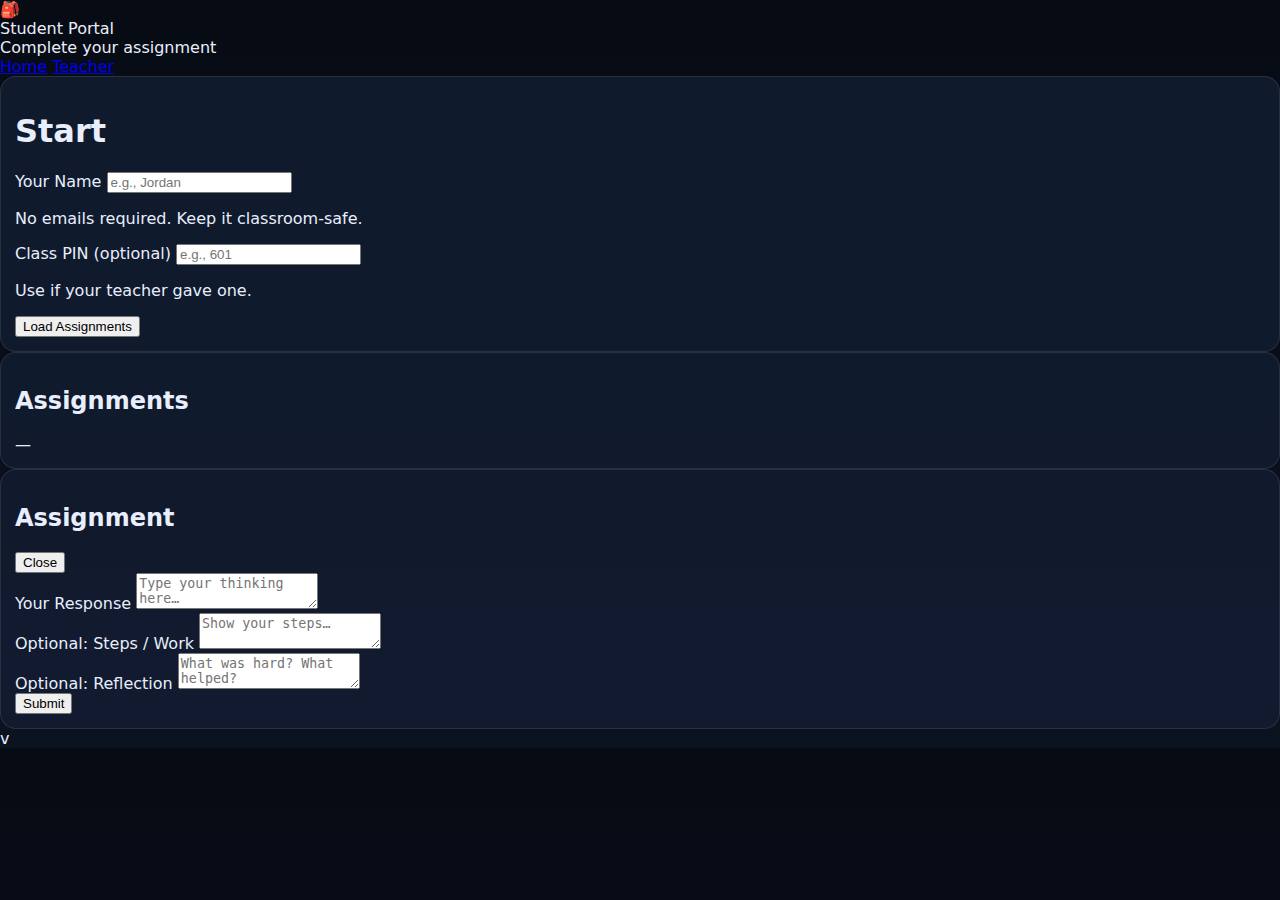
<file: Eduwonderlab/student.html>
<!-- student.html -->
<!doctype html>
<html lang="en">
<head>
  <meta charset="utf-8" />
  <meta name="viewport" content="width=device-width,initial-scale=1" />
  <title>Student | EduWonderLab</title>
  <link rel="stylesheet" href="./style.css" />
</head>

<body>
  <header class="topbar">
    <div class="brand">
      <div class="brand__logo" aria-hidden="true">🎒</div>
      <div class="brand__text">
        <div class="brand__title">Student Portal</div>
        <div class="brand__subtitle">Complete your assignment</div>
      </div>
    </div>
    <nav class="topbar__nav">
      <a class="btn btn--ghost" href="./index.html">Home</a>
      <a class="btn btn--ghost" href="./teacher.html">Teacher</a>
    </nav>
  </header>

  <main class="wrap">
    <section class="card">
      <h1>Start</h1>
      <div class="grid2">
        <div>
          <label class="label">Your Name</label>
          <input class="input" id="studentName" placeholder="e.g., Jordan" maxlength="60" />
          <p class="tiny muted">No emails required. Keep it classroom-safe.</p>
        </div>
        <div>
          <label class="label">Class PIN (optional)</label>
          <input class="input" id="classPin" placeholder="e.g., 601" maxlength="20" />
          <p class="tiny muted">Use if your teacher gave one.</p>
        </div>
      </div>
      <button class="btn" id="btnLoad">Load Assignments</button>
      <div class="tiny muted" id="loadMsg"></div>
    </section>

    <section class="card">
      <div class="row row--space">
        <h2>Assignments</h2>
        <div class="tiny muted" id="asgnCount">—</div>
      </div>
      <div id="assignments" class="stack"></div>
    </section>

    <section class="card hidden" id="workCard">
      <div class="row row--space">
        <h2 id="workTitle">Assignment</h2>
        <button class="btn btn--ghost" id="btnCloseWork">Close</button>
      </div>

      <div class="muted" id="workPrompt"></div>

      <div class="divider"></div>

      <label class="label">Your Response</label>
      <textarea class="textarea" id="workResponse" placeholder="Type your thinking here…"></textarea>

      <div class="grid2">
        <div>
          <label class="label">Optional: Steps / Work</label>
          <textarea class="textarea" id="workSteps" placeholder="Show your steps…"></textarea>
        </div>
        <div>
          <label class="label">Optional: Reflection</label>
          <textarea class="textarea" id="workReflection" placeholder="What was hard? What helped?"></textarea>
        </div>
      </div>

      <div class="row row--space">
        <div class="tiny muted" id="submitMsg"></div>
        <button class="btn" id="btnSubmit">Submit</button>
      </div>
    </section>
  </main>

  <script src="./config.js"></script>
  <script src="./app.js"></script>
  <script>
    (function studentPage() {
      const $ = (id) => document.getElementById(id);

      const state = {
        assignments: [],
        active: null
      };

      function getStudent() {
        const name = $('studentName').value.trim();
        const pin = $('classPin').value.trim();
        return { name, pin };
      }

      function requireName() {
        const s = getStudent();
        if (!s.name) {
          $('loadMsg').textContent = 'Please type your name first.';
          $('studentName').focus();
          return null;
        }
        return s;
      }

      function renderAssignments(items) {
        const wrap = $('assignments');
        wrap.innerHTML = '';

        $('asgnCount').textContent = `${items.length} found`;

        if (!items.length) {
          wrap.innerHTML = `<div class="empty">No assignments yet. Check back soon.</div>`;
          return;
        }

        for (const a of items) {
          const div = document.createElement('div');
          div.className = 'card card--tight';
          div.innerHTML = `
            <div class="row row--space">
              <div>
                <div class="card__title">${escapeHtml(a.title || 'Untitled')}</div>
                <div class="tiny muted">${escapeHtml(a.gradeBand || '')} ${a.classPin ? '• PIN: ' + escapeHtml(a.classPin) : ''}</div>
              </div>
              <button class="btn btn--sm" data-open="${escapeAttr(a.id)}">Open</button>
            </div>
            <div class="muted">${escapeHtml(a.prompt || '')}</div>
          `;
          wrap.appendChild(div);
        }

        wrap.querySelectorAll('[data-open]').forEach(btn => {
          btn.addEventListener('click', () => openAssignment(btn.getAttribute('data-open')));
        });
      }

      function openAssignment(id) {
        const a = state.assignments.find(x => x.id === id);
        if (!a) return;

        state.active = a;
        $('workTitle').textContent = a.title || 'Assignment';
        $('workPrompt').textContent = a.prompt || '';
        $('workResponse').value = '';
        $('workSteps').value = '';
        $('workReflection').value = '';
        $('submitMsg').textContent = '';
        $('workCard').classList.remove('hidden');
        window.scrollTo({ top: $('workCard').offsetTop - 12, behavior: 'smooth' });
      }

      function closeWork() {
        state.active = null;
        $('workCard').classList.add('hidden');
      }

      async function loadAssignments() {
        $('loadMsg').textContent = '';
        const s = requireName();
        if (!s) return;

        try {
          $('btnLoad').disabled = true;
          $('loadMsg').textContent = 'Loading…';
          const res = await window.EWL.apiGet('/assignments');
          const all = (res && Array.isArray(res.items)) ? res.items : [];

          // filter by PIN if student entered one, otherwise show all public + those without pin
          const filtered = s.pin
            ? all.filter(a => (a.classPin || '').toLowerCase() === s.pin.toLowerCase())
            : all.filter(a => !a.classPin); // only unpinned if no pin provided

          state.assignments = filtered;
          renderAssignments(filtered);
          $('loadMsg').textContent = 'Loaded ✅';
        } catch (e) {
          $('loadMsg').textContent = 'Could not load assignments ❌';
        } finally {
          $('btnLoad').disabled = false;
        }
      }

      async function submit() {
        const s = requireName();
        if (!s) return;
        if (!state.active) return;

        const response = $('workResponse').value.trim();
        const steps = $('workSteps').value.trim();
        const reflection = $('workReflection').value.trim();

        if (!response) {
          $('submitMsg').textContent = 'Please write an answer before submitting.';
          $('workResponse').focus();
          return;
        }

        const payload = {
          assignmentId: state.active.id,
          studentName: s.name,
          classPin: s.pin || state.active.classPin || '',
          response,
          steps,
          reflection,
          submittedAt: new Date().toISOString()
        };

        try {
          $('btnSubmit').disabled = true;
          $('submitMsg').textContent = 'Submitting…';
          await window.EWL.apiPost('/submissions', payload);
          $('submitMsg').textContent = 'Submitted ✅';
          closeWork();
        } catch (e) {
          $('submitMsg').textContent = 'Submit failed ❌';
        } finally {
          $('btnSubmit').disabled = false;
        }
      }

      function escapeHtml(s) {
        return String(s ?? '').replace(/[&<>"']/g, (c) => ({
          '&':'&amp;','<':'&lt;','>':'&gt;','"':'&quot;',"'":'&#39;'
        }[c]));
      }
      function escapeAttr(s) {
        return String(s ?? '').replace(/"/g, '&quot;');
      }

      $('btnLoad').addEventListener('click', loadAssignments);
      $('btnSubmit').addEventListener('click', submit);
      $('btnCloseWork').addEventListener('click', closeWork);

      // nice default
      $('asgnCount').textContent = '—';
    })();
  </script>
</body>
</html>v
</file>
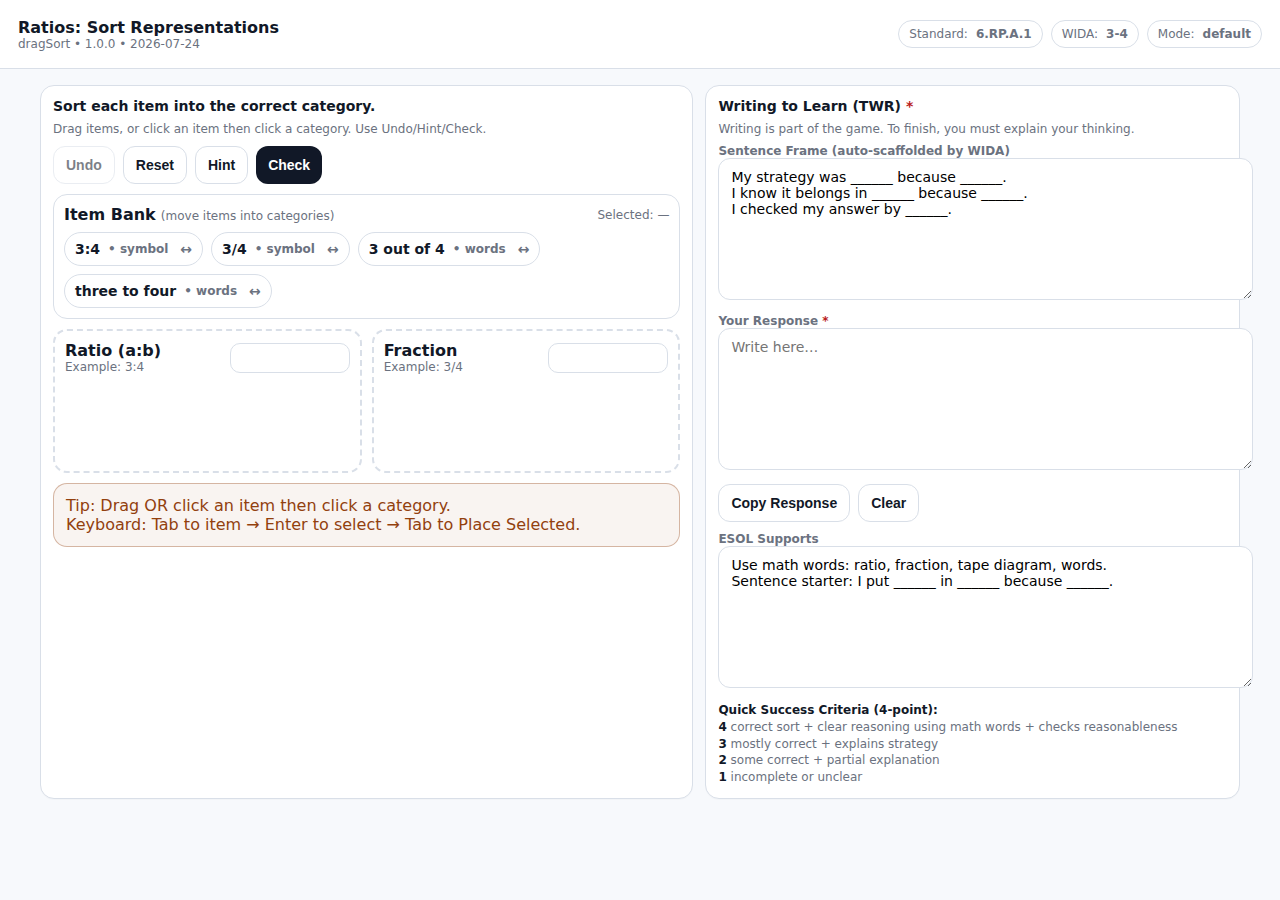
<file: Eduwonderlab/data/engines/drag-sort.html>
<!DOCTYPE html>
<html lang="en">
<head>
<meta charset="utf-8" />
<meta name="viewport" content="width=device-width, initial-scale=1" />
<title>Drag-Sort Engine</title>
<style>
  :root{
    --bg:#f7f9fc; --card:#fff; --text:#111827; --muted:#6b7280;
    --border:#d9dfe8; --accent:#2563eb; --accent2:#111827;
    --good:#065f46; --warn:#92400e; --bad:#b91c1c;
  }
  body{margin:0;font-family:system-ui,-apple-system,Segoe UI,Roboto,Arial,sans-serif;background:var(--bg);color:var(--text);}
  header{padding:14px 18px;border-bottom:1px solid var(--border);background:#fff;position:sticky;top:0;z-index:5}
  header .row{display:flex;gap:10px;align-items:center;flex-wrap:wrap;justify-content:space-between}
  .title{font-weight:900;font-size:16px}
  .meta{font-size:12px;color:var(--muted)}
  .pill{display:inline-flex;align-items:center;gap:8px;padding:8px 10px;border-radius:999px;border:1px solid var(--border);background:#fff;font-size:12px;color:var(--muted)}
  .wrap{max-width:1200px;margin:0 auto;padding:16px 16px 28px}
  .grid{display:grid;grid-template-columns:1.1fr .9fr;gap:12px}
  @media (max-width: 980px){ .grid{grid-template-columns:1fr} }
  .card{background:var(--card);border:1px solid var(--border);border-radius:14px;padding:12px;box-shadow:0 1px 0 rgba(0,0,0,.02)}
  h2{margin:0 0 8px 0;font-size:14px}
  .small{font-size:12px;color:var(--muted)}
  .btnrow{display:flex;flex-wrap:wrap;gap:8px;margin:10px 0}
  button{
    cursor:pointer;border:none;border-radius:12px;padding:10px 12px;
    font-weight:900;background:var(--accent);color:#fff;font-size:14px;
  }
  button.secondary{background:var(--accent2)}
  button.ghost{background:#fff;color:#111827;border:1px solid var(--border)}
  button:disabled{opacity:.55;cursor:not-allowed}
  button:focus,.chip:focus,.zone:focus,textarea:focus{outline:3px solid rgba(17,24,39,.18);outline-offset:2px}
  .error{display:none;white-space:pre-wrap;border:1px solid rgba(185,28,28,.35);background:rgba(185,28,28,.06);color:var(--bad);border-radius:14px;padding:12px;margin-top:10px}
  .success{display:none;white-space:pre-wrap;border:1px solid rgba(6,95,70,.35);background:rgba(6,95,70,.06);color:var(--good);border-radius:14px;padding:12px;margin-top:10px}
  .warn{display:none;white-space:pre-wrap;border:1px solid rgba(146,64,14,.35);background:rgba(146,64,14,.06);color:var(--warn);border-radius:14px;padding:12px;margin-top:10px}

  /* zones + chips */
  .zones{display:grid;grid-template-columns:repeat(2, 1fr);gap:10px}
  @media (max-width: 640px){ .zones{grid-template-columns:1fr} }
  .zone{
    border:2px dashed var(--border);border-radius:14px;padding:10px;min-height:120px;background:#fff;
    display:flex;flex-direction:column;gap:8px;
  }
  .zoneHeader{display:flex;justify-content:space-between;align-items:center;gap:8px}
  .zoneTitle{font-weight:900}
  .zoneHint{font-size:12px;color:var(--muted)}
  .dropArea{display:flex;flex-wrap:wrap;gap:8px;align-content:flex-start}
  .bank{border:1px solid var(--border);border-radius:14px;padding:10px;background:#fff}
  .bankHeader{display:flex;justify-content:space-between;align-items:center;margin-bottom:8px}
  .chip{
    display:inline-flex;align-items:center;gap:8px;
    padding:8px 10px;border-radius:999px;border:1px solid var(--border);
    background:#fff;font-size:14px;font-weight:800;user-select:none;
  }
  .chip[draggable="true"]{cursor:grab}
  .chip.dragging{opacity:.55}
  .chip .tag{font-size:12px;color:var(--muted);font-weight:900}
  .chip.bad{border-color:rgba(185,28,28,.35);background:rgba(185,28,28,.05)}
  .chip.good{border-color:rgba(6,95,70,.35);background:rgba(6,95,70,.05)}
  .chip .x{margin-left:4px;font-weight:900;color:var(--muted)}
  .chipBtn{background:#fff;border:1px solid var(--border);border-radius:10px;padding:6px 10px;font-weight:900;cursor:pointer}

  /* writing */
  textarea{width:100%;min-height:120px;resize:vertical;padding:10px 12px;border-radius:12px;border:1px solid var(--border);font-size:14px;font-family:inherit}
  .req{color:var(--bad);font-weight:900}
  .kv{display:flex;flex-wrap:wrap;gap:8px;margin:6px 0}
  .kv .pill{padding:6px 10px}
  .rubric{font-size:12px;color:var(--muted);line-height:1.4}
  .rubric strong{color:#111827}
</style>
</head>
<body>

<header>
  <div class="row">
    <div>
      <div class="title" id="uiTitle">Drag-Sort Engine</div>
      <div class="meta" id="uiMeta">Loading config…</div>
    </div>
    <div class="kv">
      <span class="pill"><span>Standard:</span> <strong id="uiStandard">—</strong></span>
      <span class="pill"><span>WIDA:</span> <strong id="uiWida">—</strong></span>
      <span class="pill"><span>Mode:</span> <strong id="uiMode">—</strong></span>
    </div>
  </div>
</header>

<div class="wrap">
  <div class="grid">

    <!-- LEFT: GAME -->
    <section class="card" aria-label="Game">
      <h2 id="uiPrompt">Sort the items into the correct categories.</h2>
      <div class="small" id="uiDirections">Drag items, or click an item then click a category. Keyboard supported.</div>

      <div class="btnrow">
        <button class="ghost" id="btnUndo" type="button" disabled>Undo</button>
        <button class="ghost" id="btnReset" type="button">Reset</button>
        <button class="ghost" id="btnHint" type="button">Hint</button>
        <button class="secondary" id="btnCheck" type="button">Check</button>
      </div>

      <div class="bank" aria-label="Item bank">
        <div class="bankHeader">
          <div><strong>Item Bank</strong> <span class="small">(move items into categories)</span></div>
          <div class="small" id="uiSelected">Selected: —</div>
        </div>
        <div class="dropArea" id="bank"></div>
      </div>

      <div style="height:10px"></div>

      <div class="zones" id="zones"></div>

      <div class="error" id="errBox"></div>
      <div class="warn" id="warnBox"></div>
      <div class="success" id="okBox"></div>
    </section>

    <!-- RIGHT: WRITING (TWR + ESOL) -->
    <aside class="card" aria-label="Writing">
      <h2>Writing to Learn (TWR) <span class="req">*</span></h2>
      <div class="small">Writing is part of the game. To finish, you must explain your thinking.</div>

      <div style="height:8px"></div>

      <div class="small"><strong>Sentence Frame (auto-scaffolded by WIDA)</strong></div>
      <textarea id="twrPrompt" readonly></textarea>

      <div style="height:10px"></div>

      <div class="small"><strong>Your Response <span class="req">*</span></strong></div>
      <textarea id="twrResponse" placeholder="Write here…"></textarea>

      <div class="btnrow">
        <button class="ghost" id="btnCopy" type="button">Copy Response</button>
        <button class="ghost" id="btnClear" type="button">Clear</button>
      </div>

      <div class="small"><strong>ESOL Supports</strong></div>
      <textarea id="esolSupports" readonly></textarea>

      <div style="height:10px"></div>

      <div class="rubric">
        <strong>Quick Success Criteria (4-point):</strong><br>
        <strong>4</strong> correct sort + clear reasoning using math words + checks reasonableness<br>
        <strong>3</strong> mostly correct + explains strategy<br>
        <strong>2</strong> some correct + partial explanation<br>
        <strong>1</strong> incomplete or unclear
      </div>
    </aside>

  </div>
</div>

<script>
/** =========================
 * DRAG-SORT ENGINE v1.0.0 (single-file)
 * Config loading:
 *  A) ?cfg=<base64url(JSON)>
 *  B) ?configUrl=<https://.../config.json>
 *  C) fallback demo config
 * ========================= */

(function(){
  "use strict";

  /** ---------- Utilities ---------- */
  const $ = (id) => document.getElementById(id);
  const nowIso = () => new Date().toISOString();
  const clamp = (n,a,b)=>Math.max(a,Math.min(b,n));
  const safeJsonParse = (s)=>{ try{ return JSON.parse(s); } catch(e){ return null; }};

  function base64UrlDecodeToString(b64url){
    // base64url -> base64
    const b64 = (b64url || "").replace(/-/g, "+").replace(/_/g, "/") + "===".slice((b64url.length + 3) % 4);
    try{
      const bytes = atob(b64);
      // handle UTF-8
      const arr = Uint8Array.from(bytes, c => c.charCodeAt(0));
      const dec = new TextDecoder("utf-8");
      return dec.decode(arr);
    }catch(_){ return null; }
  }

  function mulberry32(seed){
    let a = seed >>> 0;
    return function(){
      a |= 0; a = a + 0x6D2B79F5 | 0;
      let t = Math.imul(a ^ a >>> 15, 1 | a);
      t = t + Math.imul(t ^ t >>> 7, 61 | t) ^ t;
      return ((t ^ t >>> 14) >>> 0) / 4294967296;
    };
  }

  function hashToSeed(str){
    // deterministic small hash -> seed
    let h = 2166136261;
    for(let i=0;i<str.length;i++){
      h ^= str.charCodeAt(i);
      h = Math.imul(h, 16777619);
    }
    return h >>> 0;
  }

  function shuffleDeterministic(arr, seedStr){
    const out = arr.slice();
    const rnd = mulberry32(hashToSeed(seedStr));
    for(let i=out.length-1;i>0;i--){
      const j = Math.floor(rnd()*(i+1));
      [out[i],out[j]] = [out[j],out[i]];
    }
    return out;
  }

  function setBox(boxId, show, text){
    const el = $(boxId);
    el.style.display = show ? "block" : "none";
    el.textContent = text || "";
  }

  /** ---------- Config Schema (validated) ---------- */
  const DEFAULT_CFG = {
    version: "1.0.0",
    engine: "dragSort",
    standard: "6.RP.A.1",
    title: "Ratios: Sort Representations",
    prompt: "Sort each item into the correct category.",
    directions: "Drag items, or click an item then click a category. Use Undo/Hint/Check.",
    widaLevel: "3-4",
    twr: {
      // optional overrides; otherwise auto generated from widaLevel
      prompt: ""
    },
    esolSupports: [
      "Use math words: ratio, fraction, tape diagram, words.",
      "Sentence starter: I put ______ in ______ because ______."
    ],
    zones: [
      { id:"ratio", label:"Ratio (a:b)", hint:"Example: 3:4" },
      { id:"fraction", label:"Fraction", hint:"Example: 3/4" }
    ],
    items: [
      { id:"i1", text:"3:4", correctZone:"ratio", tag:"symbol" },
      { id:"i2", text:"three to four", correctZone:"ratio", tag:"words" },
      { id:"i3", text:"3/4", correctZone:"fraction", tag:"symbol" },
      { id:"i4", text:"3 out of 4", correctZone:"fraction", tag:"words" }
    ],
    feedback: {
      misconceptionRules: [
        {
          whenWrongZone: "fraction",
          forZone: "ratio",
          message: "Watch out: 3:4 is a ratio (a:b), not a fraction (a/b)."
        }
      ],
      hint: "Look at the symbols: ':' usually means ratio, '/' usually means fraction."
    },
    mastery: {
      requireWritingToFinish: true,
      minWritingChars: 40
    },
    behavior: {
      seed: "",           // optional; if empty uses standard+title
      allowCheckColors: true,
      maxHints: 3
    }
  };

  function validateCfg(cfg){
    const errors = [];
    const mustStr = (k)=>{ if(typeof cfg[k] !== "string" || !cfg[k].trim()) errors.push(`Missing/invalid string: ${k}`); };
    const mustArr = (k)=>{ if(!Array.isArray(cfg[k]) || cfg[k].length===0) errors.push(`Missing/invalid array: ${k}`); };

    if(!cfg || typeof cfg !== "object") return { ok:false, errors:["Config is not an object."] };

    mustStr("engine"); if(cfg.engine !== "dragSort") errors.push("engine must be 'dragSort'");
    mustStr("standard"); mustStr("title"); mustStr("prompt");
    mustArr("zones"); mustArr("items");

    // zones
    const zoneIds = new Set();
    cfg.zones.forEach((z, idx)=>{
      if(!z || typeof z !== "object") errors.push(`zones[${idx}] invalid`);
      else{
        if(!z.id || typeof z.id !== "string") errors.push(`zones[${idx}].id missing`);
        if(zoneIds.has(z.id)) errors.push(`Duplicate zone id: ${z.id}`);
        zoneIds.add(z.id);
        if(!z.label || typeof z.label !== "string") errors.push(`zones[${idx}].label missing`);
      }
    });

    // items
    const itemIds = new Set();
    cfg.items.forEach((it, idx)=>{
      if(!it || typeof it !== "object") errors.push(`items[${idx}] invalid`);
      else{
        if(!it.id || typeof it.id !== "string") errors.push(`items[${idx}].id missing`);
        if(itemIds.has(it.id)) errors.push(`Duplicate item id: ${it.id}`);
        itemIds.add(it.id);
        if(typeof it.text !== "string") errors.push(`items[${idx}].text missing`);
        if(!it.correctZone || typeof it.correctZone !== "string") errors.push(`items[${idx}].correctZone missing`);
        if(it.correctZone && zoneIds.size && !zoneIds.has(it.correctZone)) errors.push(`items[${idx}] correctZone not in zones: ${it.correctZone}`);
      }
    });

    // mastery
    if(cfg.mastery){
      if(typeof cfg.mastery.requireWritingToFinish !== "boolean") errors.push("mastery.requireWritingToFinish must be boolean");
      if(typeof cfg.mastery.minWritingChars !== "number") errors.push("mastery.minWritingChars must be number");
    }

    // behavior
    if(cfg.behavior){
      if(cfg.behavior.maxHints != null && typeof cfg.behavior.maxHints !== "number") errors.push("behavior.maxHints must be number");
    }

    return { ok: errors.length===0, errors };
  }

  /** ---------- State ---------- */
  let CFG = null;
  let HEADER_MAP = null;

  // placements: itemId -> zoneId ("bank" | zone.id)
  let placements = new Map();
  let selectedItemId = null;
  let history = []; // stack of {itemId, from, to, ts}
  let hintCount = 0;
  let lastCheck = null; // {correctCount,total, wrongItems:[]}

  /** ---------- Config Loading ---------- */
  async function loadCfg(){
    const url = new URL(window.location.href);
    const cfgB64 = url.searchParams.get("cfg");
    const cfgUrl = url.searchParams.get("configUrl");

    if(cfgB64){
      const jsonStr = base64UrlDecodeToString(cfgB64);
      const obj = jsonStr ? safeJsonParse(jsonStr) : null;
      if(obj) return obj;
      throw new Error("Invalid cfg parameter. (Base64url JSON could not be decoded.)");
    }

    if(cfgUrl){
      const res = await fetch(cfgUrl, { cache:"no-store" });
      if(!res.ok) throw new Error(`configUrl fetch failed (${res.status})`);
      const obj = await res.json();
      return obj;
    }

    // fallback demo
    return DEFAULT_CFG;
  }

  /** ---------- UI Render ---------- */
  function renderHeader(){
    $("uiTitle").textContent = CFG.title || "Drag-Sort Engine";
    $("uiMeta").textContent = `${CFG.engine} • ${CFG.version || "—"} • ${nowIso().slice(0,10)}`;
    $("uiStandard").textContent = CFG.standard || "—";
    $("uiWida").textContent = CFG.widaLevel || "—";
    $("uiMode").textContent = (CFG.behavior && CFG.behavior.seed) ? "seeded" : "default";

    $("uiPrompt").textContent = CFG.prompt || "Sort the items into the correct categories.";
    $("uiDirections").textContent = CFG.directions || "Drag items, or click an item then click a category.";
  }

  function makeChip(item){
    const el = document.createElement("div");
    el.className = "chip";
    el.id = `chip_${item.id}`;
    el.setAttribute("role","button");
    el.setAttribute("tabindex","0");
    el.setAttribute("aria-label", `Item: ${item.text}`);
    el.draggable = true;

    el.innerHTML = `
      <span>${escapeHtml(item.text)}</span>
      ${item.tag ? `<span class="tag">• ${escapeHtml(item.tag)}</span>` : ""}
      <span class="x" aria-hidden="true">↔</span>
    `;

    // drag
    el.addEventListener("dragstart", (e)=>{
      el.classList.add("dragging");
      e.dataTransfer.setData("text/plain", item.id);
      e.dataTransfer.effectAllowed = "move";
    });
    el.addEventListener("dragend", ()=>{
      el.classList.remove("dragging");
    });

    // click select
    el.addEventListener("click", ()=> setSelected(item.id));
    el.addEventListener("keydown", (e)=>{
      if(e.key==="Enter" || e.key===" "){ e.preventDefault(); setSelected(item.id); }
    });

    return el;
  }

  function renderZones(){
    const zonesEl = $("zones");
    zonesEl.innerHTML = "";

    CFG.zones.forEach(z=>{
      const zone = document.createElement("div");
      zone.className = "zone";
      zone.id = `zone_${z.id}`;
      zone.setAttribute("tabindex","0");
      zone.setAttribute("role","region");
      zone.setAttribute("aria-label", `Category ${z.label}`);

      zone.innerHTML = `
        <div class="zoneHeader">
          <div>
            <div class="zoneTitle">${escapeHtml(z.label)}</div>
            <div class="zoneHint">${escapeHtml(z.hint || "")}</div>
          </div>
          <button class="chipBtn" type="button" data-zone="${z.id}">Place Selected</button>
        </div>
        <div class="dropArea" id="drop_${z.id}"></div>
      `;

      // drag over / drop
      zone.addEventListener("dragover", (e)=>{ e.preventDefault(); });
      zone.addEventListener("drop", (e)=>{
        e.preventDefault();
        const itemId = e.dataTransfer.getData("text/plain");
        if(itemId) moveItem(itemId, z.id);
      });

      // click-to-place
      zone.querySelector("button[data-zone]").addEventListener("click", ()=>{
        if(selectedItemId) moveItem(selectedItemId, z.id);
      });

      zonesEl.appendChild(zone);
    });

    // bank supports dropping too
    const bankEl = $("bank");
    bankEl.addEventListener("dragover", (e)=>{ e.preventDefault(); });
    bankEl.addEventListener("drop", (e)=>{
      e.preventDefault();
      const itemId = e.dataTransfer.getData("text/plain");
      if(itemId) moveItem(itemId, "bank");
    });
  }

  function renderAll(){
    // clear messages
    setBox("errBox", false, "");
    setBox("warnBox", false, "");
    setBox("okBox", false, "");

    // clear areas
    $("bank").innerHTML = "";
    CFG.zones.forEach(z=>{ const area = document.getElementById(`drop_${z.id}`); if(area) area.innerHTML = ""; });

    // place chips by current placement
    CFG.items.forEach(it=>{
      const chip = makeChip(it);
      const loc = placements.get(it.id) || "bank";
      if(loc === "bank"){
        $("bank").appendChild(chip);
      }else{
        const area = document.getElementById(`drop_${loc}`);
        if(area) area.appendChild(chip);
        else $("bank").appendChild(chip);
      }
    });

    // update buttons
    $("btnUndo").disabled = history.length === 0;

    // selection label
    $("uiSelected").textContent = `Selected: ${selectedItemId ? selectedItemId : "—"}`;

    // writing panel
    renderWritingPanel();

    // if last check exists, optionally color chips
    if(lastCheck && CFG.behavior && CFG.behavior.allowCheckColors){
      applyCheckColors();
    }
  }

  function escapeHtml(s){
    return String(s || "")
      .replaceAll("&","&amp;")
      .replaceAll("<","&lt;")
      .replaceAll(">","&gt;")
      .replaceAll('"',"&quot;")
      .replaceAll("'","&#039;");
  }

  /** ---------- Selection + Movement ---------- */
  function setSelected(itemId){
    selectedItemId = itemId;

    // visual focus highlight by toggling border
    CFG.items.forEach(it=>{
      const el = document.getElementById(`chip_${it.id}`);
      if(!el) return;
      el.style.boxShadow = (it.id === selectedItemId) ? "0 0 0 3px rgba(37,99,235,.25)" : "none";
    });

    $("uiSelected").textContent = `Selected: ${selectedItemId || "—"}`;
  }

  function moveItem(itemId, toZone){
    if(!itemId) return;
    const from = placements.get(itemId) || "bank";
    const to = toZone || "bank";
    if(from === to) return;

    placements.set(itemId, to);
    history.push({ itemId, from, to, ts: nowIso() });

    // selection remains, but check colors reset
    lastCheck = null;

    renderAll();
  }

  function undo(){
    const step = history.pop();
    if(!step) return;
    placements.set(step.itemId, step.from);
    lastCheck = null;
    renderAll();
  }

  function reset(){
    placements = new Map();
    history = [];
    hintCount = 0;
    lastCheck = null;
    selectedItemId = null;
    renderAll();
  }

  /** ---------- Checking + Feedback ---------- */
  function getPlacement(itemId){
    return placements.get(itemId) || "bank";
  }

  function check(){
    setBox("errBox", false, "");
    setBox("warnBox", false, "");
    setBox("okBox", false, "");

    const total = CFG.items.length;
    const wrong = [];
    let correctCount = 0;
    let inBank = 0;

    for(const it of CFG.items){
      const placed = getPlacement(it.id);
      if(placed === "bank"){ inBank++; continue; }
      if(placed === it.correctZone){ correctCount++; }
      else wrong.push({ id: it.id, placed, correct: it.correctZone });
    }

    lastCheck = { correctCount, total, wrongItems: wrong, inBank };

    // must place all items before final pass
    if(inBank > 0){
      setBox("warnBox", true, `Keep going: ${inBank} item(s) still in the bank.`);
    }

    if(wrong.length === 0 && inBank === 0){
      // gate with writing if required
      const gate = writingGateStatus();
      if(!gate.ok){
        setBox("warnBox", true, `Sorting is correct ✅\n\nBefore you finish: ${gate.message}`);
      }else{
        setBox("okBox", true, "Perfect ✅\nYou sorted correctly AND explained your thinking.\n\nYou may move to the next activity.");
      }
    }else{
      const msg = buildMisconceptionMessage(wrong);
      setBox("errBox", true, `Not yet.\nCorrect: ${correctCount}/${total}\n${msg ? "\n\n" + msg : ""}`);
    }

    renderAll();
  }

  function buildMisconceptionMessage(wrong){
    if(!CFG.feedback || !Array.isArray(CFG.feedback.misconceptionRules)) return "";
    const rules = CFG.feedback.misconceptionRules;

    for(const w of wrong){
      for(const rule of rules){
        if(rule && rule.whenWrongZone === w.placed && rule.forZone === w.correct){
          return rule.message || "";
        }
      }
    }
    return "";
  }

  function applyCheckColors(){
    for(const it of CFG.items){
      const el = document.getElementById(`chip_${it.id}`);
      if(!el) continue;
      el.classList.remove("good","bad");
      const placed = getPlacement(it.id);
      if(placed === "bank") continue;
      if(placed === it.correctZone) el.classList.add("good");
      else el.classList.add("bad");
    }
  }

  /** ---------- Hinting ---------- */
  function hint(){
    const maxHints = (CFG.behavior && typeof CFG.behavior.maxHints === "number") ? CFG.behavior.maxHints : 3;
    if(hintCount >= maxHints){
      setBox("warnBox", true, `Hint limit reached (${maxHints}). Try checking and revising.`);
      return;
    }
    hintCount++;
    const h = (CFG.feedback && CFG.feedback.hint) ? CFG.feedback.hint : "Look for symbols, keywords, and examples in the category headers.";
    setBox("warnBox", true, `Hint ${hintCount}/${maxHints}:\n${h}`);
  }

  /** ---------- Writing Panel (TWR + ESOL) ---------- */
  function autoTwrPromptByWida(wida){
    const w = String(wida || "").toLowerCase().trim();

    // WIDA 1–2: sentence builder + word bank emphasis
    if(w.includes("1") || w.includes("2")){
      return [
        "I put ______ in ______ because ______.",
        "One math word I used is ______.",
        "My check is: ______."
      ].join("\n");
    }

    // WIDA 3–4: structured reasoning
    if(w.includes("3") || w.includes("4")){
      return [
        "My strategy was ______ because ______.",
        "I know it belongs in ______ because ______.",
        "I checked my answer by ______."
      ].join("\n");
    }

    // WIDA 5–6: more open explanation
    return [
      "Explain your strategy using math vocabulary.",
      "Justify one tricky choice with evidence (example, rule, or pattern).",
      "Explain how you checked your work."
    ].join("\n");
  }

  function renderWritingPanel(){
    const twrPrompt = (CFG.twr && CFG.twr.prompt && CFG.twr.prompt.trim())
      ? CFG.twr.prompt.trim()
      : autoTwrPromptByWida(CFG.widaLevel);

    $("twrPrompt").value = twrPrompt;

    const supports = Array.isArray(CFG.esolSupports) ? CFG.esolSupports : [];
    const base = supports.join("\n") || "Add esolSupports in the config for targeted scaffolds.";
    $("esolSupports").value = base;
  }

  function writingGateStatus(){
    const require = CFG.mastery && CFG.mastery.requireWritingToFinish;
    const minChars = (CFG.mastery && typeof CFG.mastery.minWritingChars === "number") ? CFG.mastery.minWritingChars : 40;

    if(!require) return { ok:true, message:"" };

    const txt = $("twrResponse").value || "";
    if(txt.trim().length < minChars){
      return { ok:false, message:`write at least ${minChars} characters explaining your thinking.` };
    }
    return { ok:true, message:"" };
  }

  $("btnCopy").addEventListener("click", async ()=>{
    try{
      await navigator.clipboard.writeText($("twrResponse").value || "");
      setBox("warnBox", true, "Copied response to clipboard.");
    }catch(_){
      setBox("warnBox", true, "Copy failed (browser permission). Select the text and copy manually.");
    }
  });

  $("btnClear").addEventListener("click", ()=>{ $("twrResponse").value=""; });

  /** ---------- Wiring Buttons ---------- */
  $("btnUndo").addEventListener("click", undo);
  $("btnReset").addEventListener("click", reset);
  $("btnHint").addEventListener("click", hint);
  $("btnCheck").addEventListener("click", check);

  /** ---------- Boot ---------- */
  async function boot(){
    setBox("errBox", false, "");
    setBox("warnBox", false, "");
    setBox("okBox", false, "");

    try{
      const cfg = await loadCfg();
      const merged = { ...DEFAULT_CFG, ...cfg };

      // seed handling
      const seedBase = (merged.behavior && merged.behavior.seed && merged.behavior.seed.trim())
        ? merged.behavior.seed.trim()
        : `${merged.standard}::${merged.title}`;

      // deterministic shuffle items (keeps professional feel + fairness)
      merged.items = shuffleDeterministic(merged.items || [], seedBase);

      const v = validateCfg(merged);
      if(!v.ok) throw new Error("Config validation failed:\n• " + v.errors.join("\n• "));

      CFG = merged;

      // init placements (all in bank)
      placements = new Map();
      history = [];
      hintCount = 0;
      lastCheck = null;
      selectedItemId = null;

      renderHeader();
      renderZones();
      renderAll();

      setBox("warnBox", true,
        "Tip: Drag OR click an item then click a category.\nKeyboard: Tab to item → Enter to select → Tab to Place Selected."
      );

    }catch(err){
      $("uiMeta").textContent = "Config error";
      setBox("errBox", true, String(err && err.message ? err.message : err));
    }
  }

  boot();
})();
</script>
</body>
</html>
</file>
<file: Eduwonderlab/style.css>
:root{
  --bg:#0b1220; --panel:#121c30;
  --text:#e8eefc; --muted:#a7b3cf;
  --accent:#00d4ff; --gold:#ffbe0b;
  --border: rgba(255,255,255,.10);
  --radius:16px;
}
*{box-sizing:border-box}
body{
  margin:0;
  font-family: system-ui, -apple-system, Segoe UI, Roboto, Arial;
  background: linear-gradient(180deg, #070b14, var(--bg));
  color:var(--text);
}
.hub-header{max-width:1100px;margin:0 auto;padding:22px 16px 12px}
.hub-title{font-size:22px;font-weight:800}
.hub-sub{color:var(--muted);margin-top:6px;font-size:13px}
.hub-controls{
  display:grid;
  grid-template-columns: 1.5fr 1fr 1fr 1fr 140px;
  gap:10px;
  margin-top:14px;
}
@media (max-width: 900px){
  .hub-controls{grid-template-columns: 1fr 1fr}
}
.hub-input, .hub-btn{
  padding:11px 12px;border-radius:12px;
  border:1px solid var(--border);
  background: rgba(18,28,48,.9);
  color:var(--text);
  outline:none;
}
.hub-btn{cursor:pointer;font-weight:800;border-color: rgba(0,212,255,.35)}
.hub-main{max-width:1100px;margin:0 auto;padding:10px 16px 34px}
.sectionTitle{
  margin:18px 0 10px;
  font-size:12px;color:var(--muted);
  text-transform:uppercase;letter-spacing:.12em;
}
.grid{
  display:grid;
  grid-template-columns: repeat(auto-fit, minmax(240px, 1fr));
  gap:12px;
}
.card{
  position:relative;
  padding:14px;
  border-radius: var(--radius);
  border:1px solid var(--border);
  background: rgba(18,28,48,.9);
  cursor:pointer;
}
.card:hover{border-color: rgba(0,212,255,.45); transform: translateY(-1px)}
.badge{
  display:inline-block;
  font-size:11px;
  padding:4px 8px;
  border-radius:999px;
  border:1px solid var(--border);
  color:var(--muted);
}
.badge.game{border-color: rgba(0,212,255,.25); color: rgba(0,212,255,.95)}
.badge.resource{border-color: rgba(255,190,11,.25); color: rgba(255,190,11,.95)}
.title{margin-top:10px;font-size:16px;font-weight:850}
.meta{margin-top:6px;font-size:12px;color:var(--muted)}
.chips{display:flex;gap:6px;flex-wrap:wrap;margin-top:10px}
.chip{
  font-size:12px;
  padding:5px 9px;
  border-radius:999px;
  background: rgba(255,255,255,.06);
  border:1px solid var(--border);
}
.chip-soft{color:var(--muted)}
.launch{margin-top:12px;color: rgba(0,212,255,.95);font-weight:800}
.star{
  position:absolute; top:10px; right:10px;
  width:34px; height:34px;
  border-radius:12px;
  border:1px solid var(--border);
  background: rgba(0,0,0,.18);
  color: var(--gold);
  font-size:16px;
  cursor:pointer;
}
.star.on{border-color: rgba(255,190,11,.55)}
.empty{
  padding:14px;border-radius:14px;
  border:1px dashed rgba(255,255,255,.18);
  color:var(--muted);
}
</file>
